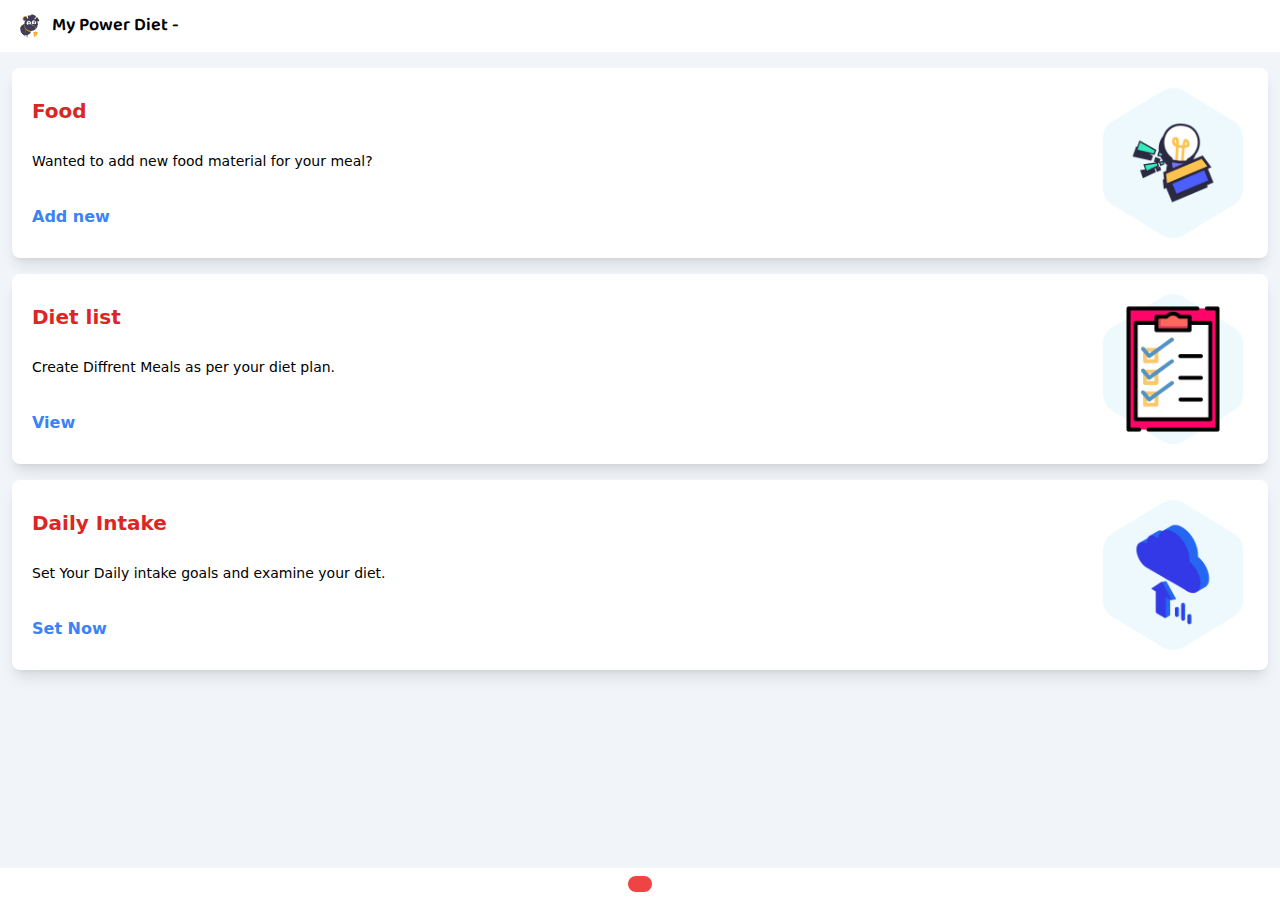
<file: index.html>
<!DOCTYPE html>
<html lang="en">
  <head>
    <meta charset="UTF-8" />
    <meta name="viewport" content="width=device-width, initial-scale=1.0" />
    <title>My Power Diet</title>
    <!-- TAILWIND CSS  -->
    <link rel="stylesheet" href="tailwind.css" />
    <!-- CUSTOM CSS  -->
    <link rel="stylesheet" href="customcss/all.css" />
    <!-- FAVICONS -->
    <link rel="icon" href="/favicon_io/favicon-32x32.png" type="image/png" />
    <link rel="shortcut icon" href="favicon.ico" />
    <!-- FONT AWESOME CDN  -->
    <link
      rel="stylesheet"
      href="https://cdnjs.cloudflare.com/ajax/libs/font-awesome/6.4.2/css/all.min.css"
      integrity="sha512-z3gLpd7yknf1YoNbCzqRKc4qyor8gaKU1qmn+CShxbuBusANI9QpRohGBreCFkKxLhei6S9CQXFEbbKuqLg0DA=="
      crossorigin="anonymous"
      referrerpolicy="no-referrer"
    />
  </head>
  <body class="bg-slate-100 unselectable">
    <!-- PRELOADER  -->
    <div id="preloader">
      <img src="./images/hasher-drinks-stickers.gif" alt="pre-loader" />
    </div>

    <!-- TOP NAVIGATION MENU STARTS  -->
    <header class="flex bg-white p-2 py-3 text-black items-center select-none">
      <div>
        <img
          src="./images//undraw_refreshing_beverage_td3r.svg"
          alt="Logo.png"
          id="logo"
          width="20px"
          height="20px"
          class="rounded-full border-slate-800 border-1 mx-3"
        />
      </div>
      <!-- change occur -->
      <div
        class="font-semibold text-lg baloobhai"
      >
        My Power Diet -
      </div>
    </header>
    <!-- TOP NAVIGATION MENU ENDS  -->

    <main class="mb-20">

      <!-- SECTION 1ST - ADD NEW FOOD ITEMS  -->
  
      <section class="rounded-lg shadow-lg bg-white my-4 mx-3 p-5">
        <div class="flex justify-between">
          <div class="flex justify-around flex-col pr-3">
            <h1 class="text-xl font-semibold text-red-600">Food</h1>
            <p class="pb-4 text-sm py-2">
              Wanted to add new food material for your meal?
            </p>
            <p>
              <a
                href="addMaterial.html"
                class="text-blue-500 font-semibold hover:underline hover:underline-offset-4"
                >Add new</a
              >
            </p>
          </div>
          <div>
            <img
              src="images/additem.png"
              alt="Add New Food Item (My Power Diet)"
              width="150px"
              height="150px"
            />
          </div>
        </div>
      </section>

      <!-- SECTION 2ST - ADD,EDIT AND DELETE DIET LIST ITEMS  -->

      <section class="rounded-lg shadow-lg bg-white my-4 mx-3 p-5">
        <div class="flex justify-between">
          <div class="flex justify-around flex-col pr-3">
            <h1 class="text-xl font-semibold text-red-600">Diet list</h1>
            <p class="pb-4 text-sm py-2 tooltip">
              Create Diffrent Meals as per your diet plan.
            </p>

            <p>
              <a
                href="./meal.html"
                title="New Diet Meal"
                class="text-blue-500 font-semibold hover:underline hover:underline-offset-4"
                >View</a
              >
            </p>
          </div>
          <div>
            <img
              src="images/itemlist.png"
              alt="Diet List - All Meals (My Power Diet)"
              width="150px"
              height="150px"
            />
          </div>
        </div>
      </section>

      <!-- SECTION 3RD - DAILY INTAKES - PROTEIN ,FAT, CARB AND CALORIES  -->

      <section class="rounded-lg shadow-lg bg-white my-4 mx-3 p-5">
        <div class="flex justify-between">
          <div class="flex justify-around flex-col pr-3">
            <h1 class="text-xl font-semibold text-red-600">Daily Intake</h1>
            <p class="pb-4 text-sm py-2">
              Set Your Daily intake goals and examine your diet.
            </p>
            <p>
              <a
                href="dailyintake.html"
                title="Set Your Daily Diet Intakes"
                class="text-blue-500 font-semibold hover:underline hover:underline-offset-4"
                >Set Now</a
              >
            </p>
          </div>
          <div>
            <img
              src="images/uploadfile.png"
              alt="Daily Intakes - protein ,fat ,carb,calories"
              width="150px"
              height="150px"
            />
          </div>
        </div>
      </section>
    </main>

    <!-- FOOTER NAVIGATION STARTS FROM HERE. -->
    <footer
      class="flex justify-evenly w-full bg-white items-center py-2 text-xl fixed bottom-0"
    >
      <div>
        <a href="#" class="text-black active:text-red-600" title="Home page"
          ><i class="fa-solid fa-house text-red-600"></i
        ></a>
      </div>
      <div>
        <a href="show_all_material.html" class="text-black active:text-red-600" title="All material page"
          ><i class="fa-solid fa-utensils hover:text-red-600"></i
        ></a>
      </div>
      <div class="rounded-full px-3 py-2 bg-red-500">
        <a href="addMaterial.html" class="border-3 border-blue-400" title="Add New Material"
          ><i class="fa-solid fa-plus fa-bounce text-white"></i
        ></a>
      </div>
      <div>
        <a href="result.html" class="text-black active:text-red-600" title="Result page"
          ><i class="fa-solid fa-upload hover:text-red-600"></i
        ></a>
      </div>
      <div>
        <a href="" class="text-black active:text-red-600" title="Need help page"
          ><i class="fa-solid fa-question hover:text-red-600"></i
        ></a>
      </div>
    </footer>
    <!-- FOOTER NAVIGATION ENDS HERE. -->


    <!-- SCRIPT FOR REMOVING PRELOADER  -->
    <script>
      window.onload = () => {
        document.getElementById("preloader").style.display = "none";
      };
    </script>

  </body>
</html>
</file>
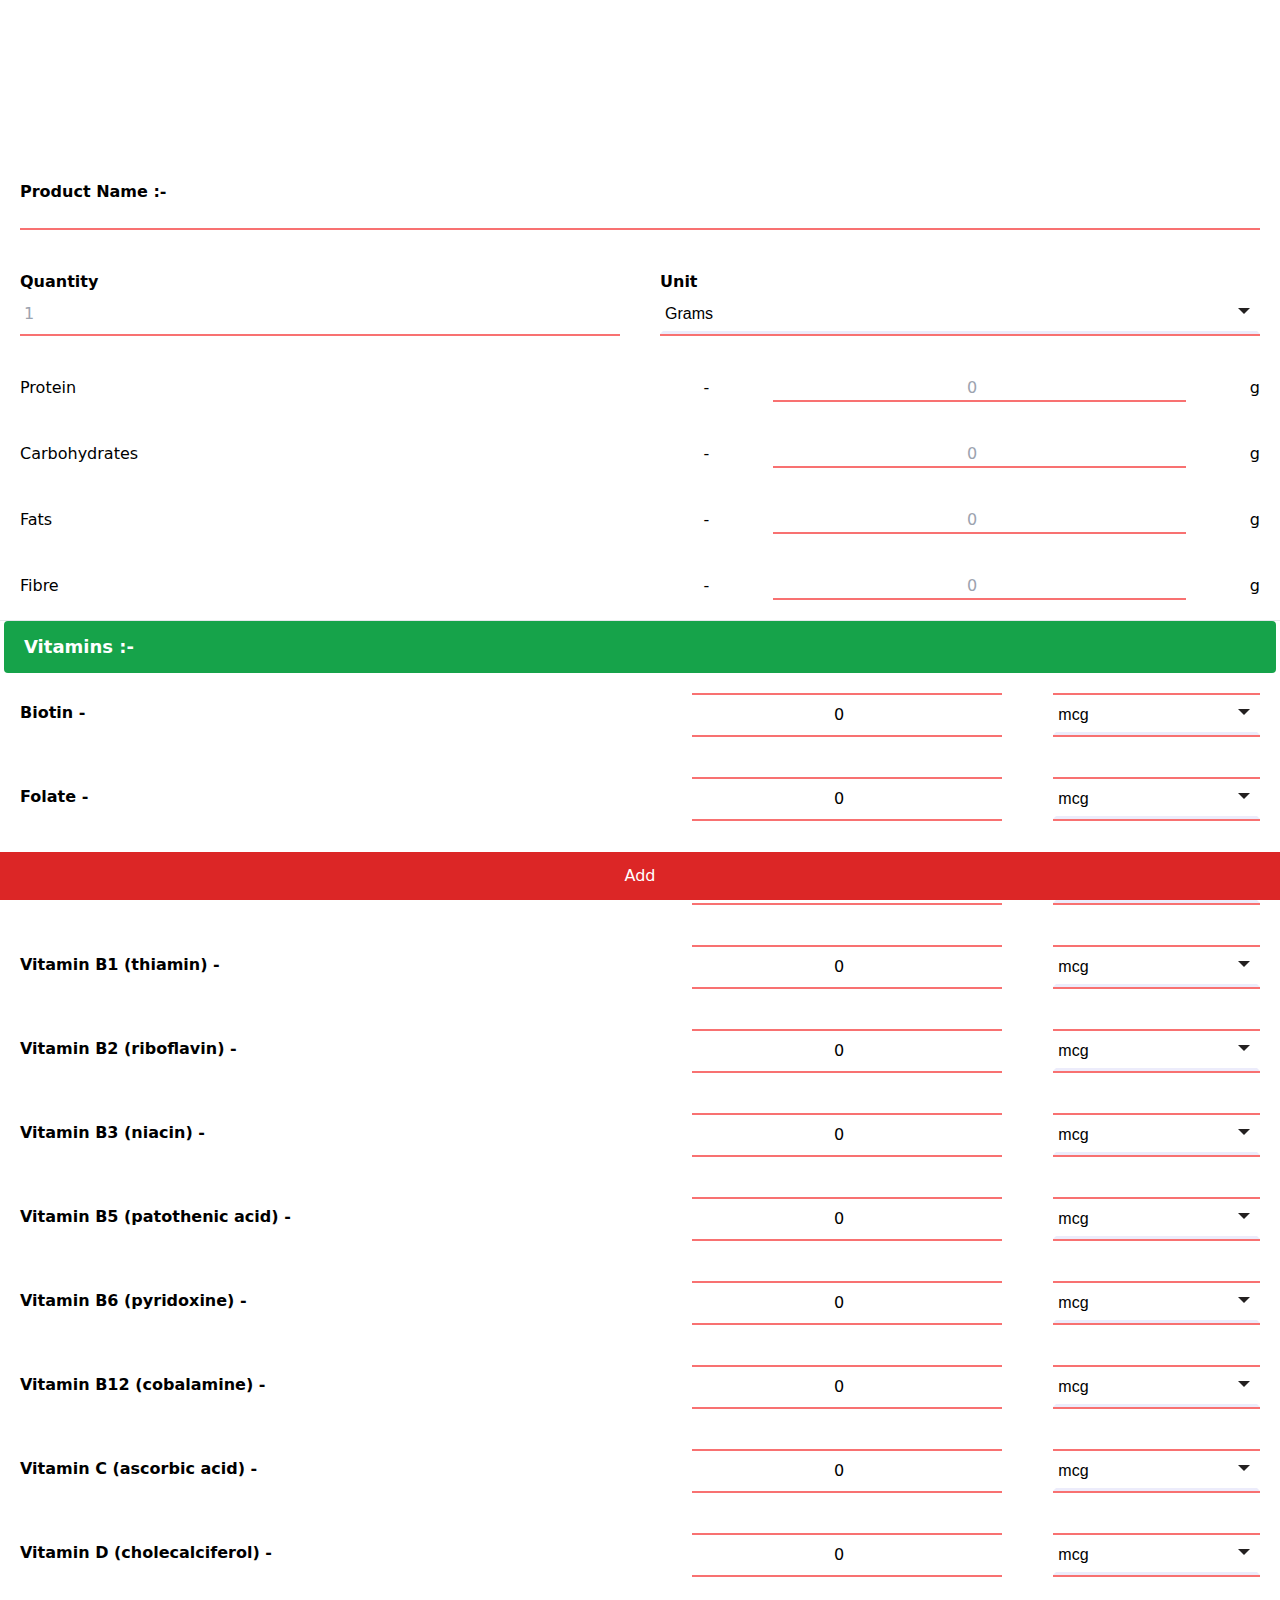
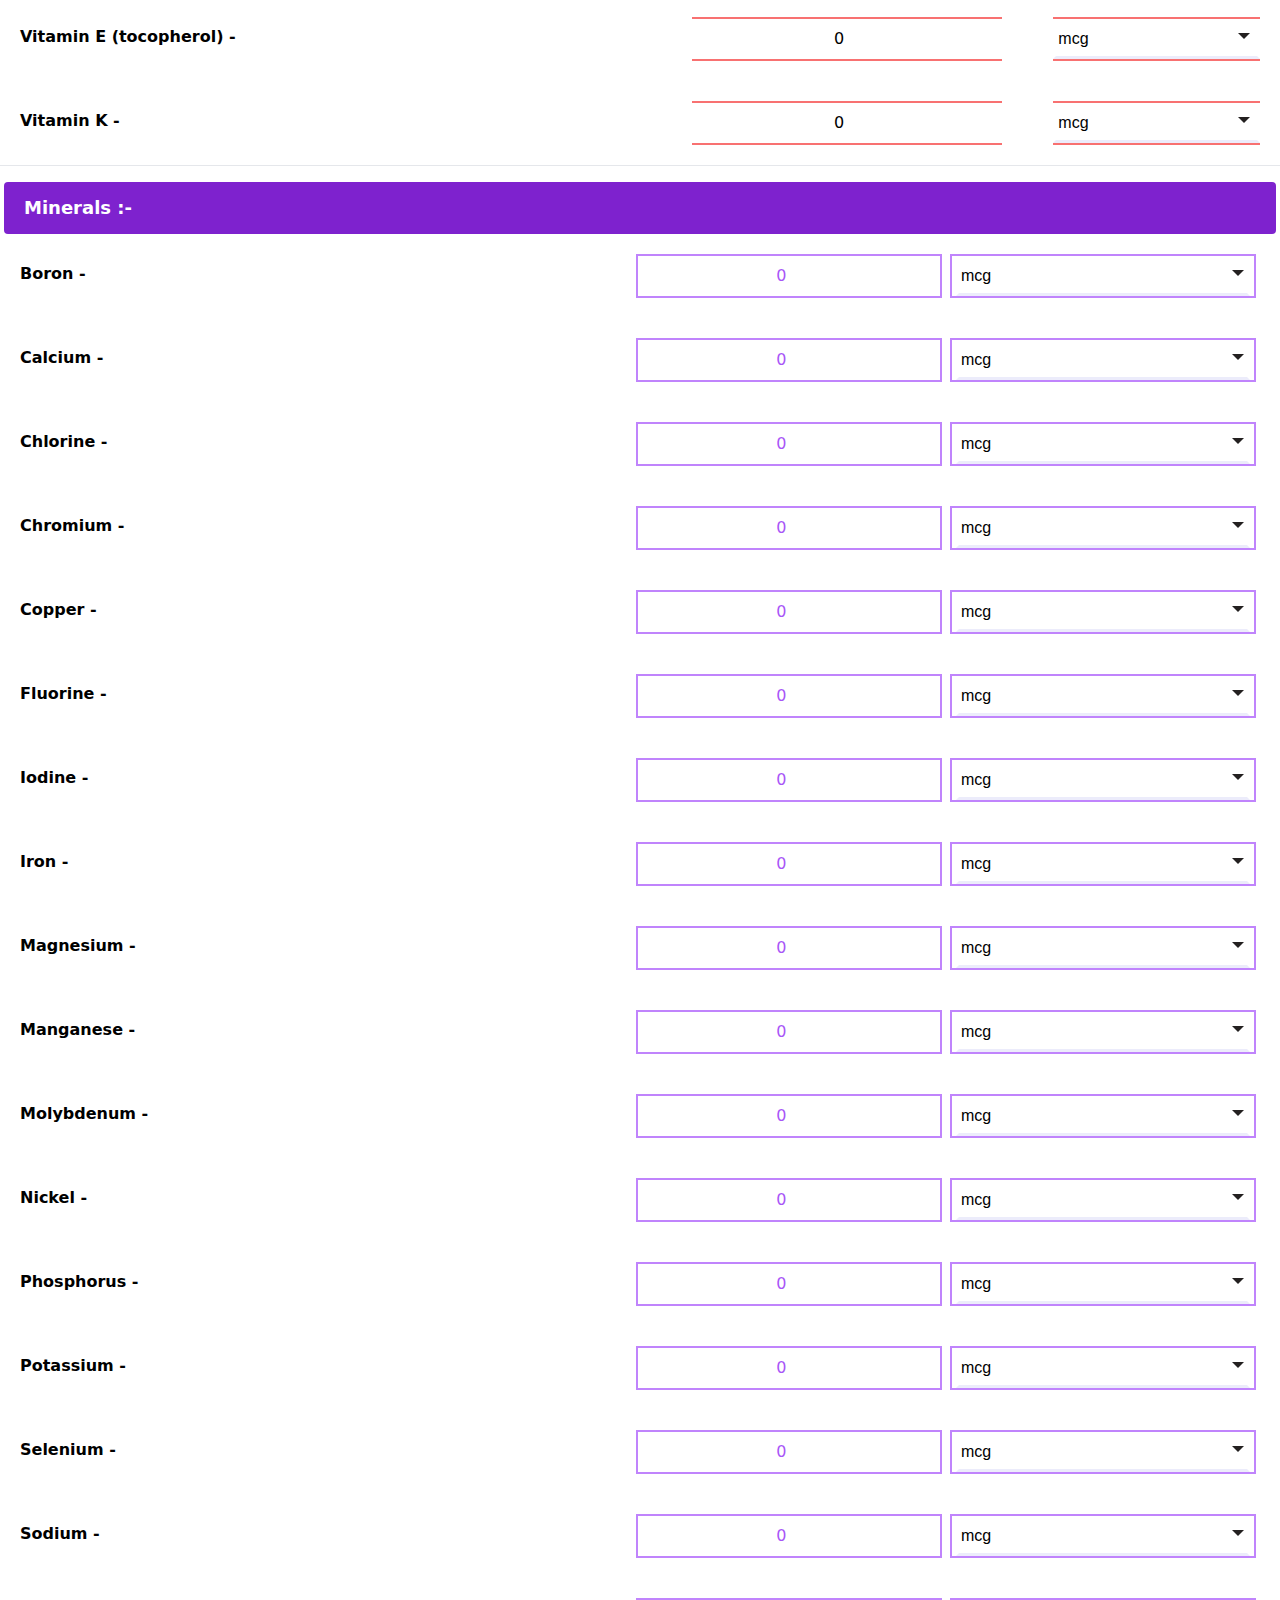
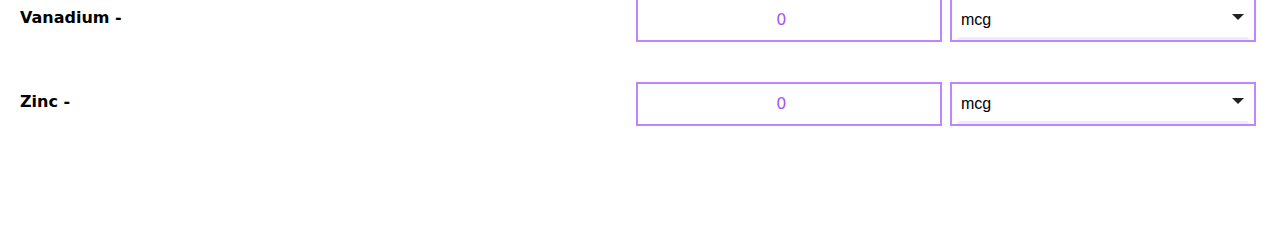
<file: addMaterial.html>
<!DOCTYPE html>
<html lang="en">
  <head>
    <meta charset="UTF-8" />
    <meta name="viewport" content="width=device-width, initial-scale=1.0" />
    <!-- TAILWIND -->
    <link rel="stylesheet" href="tailwind.css" />
    <!-- CUSTOM CSS  -->
    <link rel="stylesheet" href="customcss/all.css" />
    <link rel="stylesheet" href="customcss/dropdown.css" />
    <!-- FONT AWESOME CDN  -->
    <link
      rel="stylesheet"
      href="https://cdnjs.cloudflare.com/ajax/libs/font-awesome/6.4.2/css/all.min.css"
      integrity="sha512-z3gLpd7yknf1YoNbCzqRKc4qyor8gaKU1qmn+CShxbuBusANI9QpRohGBreCFkKxLhei6S9CQXFEbbKuqLg0DA=="
      crossorigin="anonymous"
      referrerpolicy="no-referrer"
    />
    <!-- FAVICONS  -->
    <link rel="icon" href="/favicon_io/favicon-32x32.png" type="image/png" />
    <link rel="shortcut icon" href="favicon.ico" />

    <title>Add Material</title>
  </head>

  <body id="showallmaterialbody" class="unselectable">
    <!-- PRELOADER  -->
    <div id="preloader">
      <img src="./images/hasher-drinks-stickers.gif" alt="preloader gif" />
    </div>

    <!-- FORM STARTS  -->
    <iframe
      name="dummyframe"
      id="dummyframe"
      class="hidden"
      title="dummyframe"
    ></iframe>
    <form
      action="?"
      method="post"
      onsubmit="submitform()"
      target="dummyframe"
      id="productform"
      class="mb-24"
    >
      <div
        style="
          background: url('https://simplehealthfacts.com/media/2021/07/44-healthy-foods-to-eat-that-you-should-include-in-your-diet.jpg')
            no-repeat;
          background-size: cover;
        "
        class="w-100 h-40 flex justify-center align-middle items-center bg-cover"
      >
        <i
          class="fa-solid fa-arrow-left absolute top-4 text-lg left-5 text-white"
          onclick="history.back()"
        ></i>
      </div>
      <div id="main_ingrediants" class="flex flex-col w-full p-5">
        <label for="Product_Name" class="font-bold">Product Name :-</label>
        <input
          type="text"
          name="Product_Name"
          id="Product_Name"
          required
          class="outline-none border-b-2 border-red-400 border-solid"
        />
      </div>
      <div class="flex">
        <div class="flex flex-col w-1/2 p-5">
          <label for="Product_Quantity" class="font-bold">Quantity</label>
          <input
            type="number"
            name="Product_Quantity"
            id="Product_Quantity"
            step="0.01"
            placeholder="1"
            required
            class="outline-none border-b-2 border-red-400 border-solid py-2 px-1"
          />
        </div>
        <div class="flex flex-col w-1/2 p-5">
          <label for="Product_Unit" class="font-bold">Unit</label>
          <div class="custom-select border-b-2 border-red-400 border-solid">
            <select name="Product_Unit" id="Product_Unit" required>
              <option value="Grams">Grams</option>
              <option value="Grams">Grams</option>
              <option value="PerPiece">Per Piece</option>
            </select>
          </div>
        </div>
      </div>

      <section>
        <div class="text-black flex justify-between p-5">
          <h1 class="font-medium w-6/12">Protein</h1>
          <p>-</p>
          <input
            type="number"
            name="Protein_Quantity"
            id="Protein_Quantity"
            step="0.01"
            placeholder="0"
            required
            class="outline-none border-b-2 border-red-400 border-solid w-1/3 px-1 text-center"
          />
          <p>g</p>
        </div>
        <div class="text-black flex justify-between p-5">
          <h1 class="font-medium w-6/12">Carbohydrates</h1>
          <p>-</p>
          <input
            type="number"
            name="Carb_Quantity"
            id="Carb_Quantity"
            placeholder="0"
            step="0.01"
            required
            class="outline-none border-b-2 border-red-400 border-solid w-1/3 px-1 text-center"
          />
          <p>g</p>
        </div>
        <div class="text-black flex justify-between p-5">
          <h1 class="font-medium w-6/12">Fats</h1>
          <p>-</p>
          <input
            type="number"
            name="Fat_Quantity"
            id="Fat_Quantity"
            step="0.01"
            placeholder="0"
            required
            class="outline-none border-b-2 border-red-400 border-solid w-1/3 px-1 text-center"
          />
          <p>g</p>
        </div>
        <div class="text-black flex justify-between p-5">
          <h1 class="font-medium w-6/12">Fibre</h1>
          <p>-</p>
          <input
            type="number"
            name="Fibre_Quantity"
            id="Fibre_Quantity"
            step="0.01"
            placeholder="0"
            required
            class="outline-none border-b-2 border-red-400 border-solid w-1/3 px-1 text-center"
          />
          <p>g</p>
        </div>
        <hr />
      </section>
      <section class="pb-4">
        <h1
          class="font-semibold px-5 py-3 rounded text-lg bg-green-600 text-white mx-1"
        >
          Vitamins :-
        </h1>

        <!-- Biotin -->

        <div class="flex justify-between w-full p-5" id="Biotin_vit">
          <h2 class="font-semibold relative top-2 w-6/12">Biotin -</h2>
          <input
            type="number"
            name="vit1"
            id="vit1"
            step="0.01"
            placeholder="0"
            value="0"
            class="outline-none border-y-2 border-red-400 border-solid w-3/12 text-center"
          />
          <div
            class="custom-select border-y-2 border-red-400 border-solid w-2/12"
          >
            <select name="vit1_unit" id="vit1_Unit" title="vitamins-units" required>
              <option value="µg">mcg</option>
              <option value="µg">mcg</option>
              <option value="mg">mg</option>
            </select>
          </div>
        </div>

        <!-- Folate -->

        <div class="flex justify-between w-full p-5" id="Folate_vit">
          <h2 class="font-semibold relative top-2 w-6/12">Folate -</h2>
          <input
            type="number"
            name="vit2"
            id="vit2"
            step="0.01"
            placeholder="0"
            value="0"
            class="outline-none border-y-2 border-red-400 border-solid w-3/12 text-center"
          />
          <div
            class="custom-select border-y-2 border-red-400 border-solid w-2/12"
          >
            <select name="vit2_unit" id="vit2_Unit" title="vitamin2 unit" required>
              <option value="µg">mcg</option>
              <option value="µg">mcg</option>
              <option value="mg">mg</option>
            </select>
          </div>
        </div>

        <!-- Vitamin A -->

        <div class="flex justify-between w-full p-5" id="VitaminA_vit">
          <h2 class="font-semibold relative top-2 w-6/12">Vitamin A -</h2>
          <input
            type="number"
            name="vit3"
            id="vit3"
            step="0.01"
            placeholder="0"
            value="0"
            class="outline-none border-y-2 border-red-400 border-solid w-3/12 text-center"
          />
          <div
            class="custom-select border-y-2 border-red-400 border-solid w-2/12"
          >
            <select name="vit3_unit" id="vit3_Unit" title="vitamin3 unit" required>
              <option value="µg">mcg</option>
              <option value="µg">mcg</option>
              <option value="mg">mg</option>
            </select>
          </div>
        </div>

        <!-- Vitamin B1 -->

        <div class="flex justify-between w-full p-5" id="VitaminB1_vit">
          <h2 class="font-semibold relative top-2 w-6/12">
            Vitamin B1 (thiamin) -
          </h2>
          <input
            type="number"
            name="vit4"
            id="vit4"
            step="0.01"
            placeholder="0"
            value="0"
            class="outline-none border-y-2 border-red-400 border-solid w-3/12 text-center"
          />
          <div
            class="custom-select border-y-2 border-red-400 border-solid w-2/12"
          >
            <select name="vit4_unit" id="vit4_Unit" title="vitamin4 unit" required>
              <option value="µg">mcg</option>
              <option value="µg">mcg</option>
              <option value="mg">mg</option>
            </select>
          </div>
        </div>

        <!-- Vitamin B2 -->

        <div class="flex justify-between w-full p-5" id="VitaminB2_vit">
          <h2 class="font-semibold relative top-2 w-6/12">
            Vitamin B2 (riboflavin) -
          </h2>
          <input
            type="number"
            name="vit5"
            id="vit5"
            step="0.01"
            placeholder="0"
            value="0"
            class="outline-none border-y-2 border-red-400 border-solid w-3/12 text-center"
          />
          <div
            class="custom-select border-y-2 border-red-400 border-solid w-2/12"
          >
            <select name="vit5_unit" id="vit5_Unit" title="vitamin5 unit" required>
              <option value="µg">mcg</option>
              <option value="µg">mcg</option>
              <option value="mg">mg</option>
            </select>
          </div>
        </div>

        <!-- Vitamin B3 -->

        <div class="flex justify-between w-full p-5" id="VitaminB3_vit">
          <h2 class="font-semibold relative top-2 w-6/12">
            Vitamin B3 (niacin) -
          </h2>
          <input
            type="number"
            name="vit6"
            id="vit6"
            step="0.01"
            placeholder="0"
            value="0"
            class="outline-none border-y-2 border-red-400 border-solid w-3/12 text-center"
          />
          <div
            class="custom-select border-y-2 border-red-400 border-solid w-2/12"
          >
            <select name="vit6_unit" id="vit6_Unit" title="vitamin6 unit" required>
              <option value="µg">mcg</option>
              <option value="µg">mcg</option>
              <option value="mg">mg</option>
            </select>
          </div>
        </div>

        <!-- Vitamin B5 -->

        <div class="flex justify-between w-full p-5" id="VitaminB5_vit">
          <h2 class="font-semibold relative top-2 w-6/12">
            Vitamin B5 (patothenic acid) -
          </h2>
          <input
            type="number"
            name="vit7"
            id="vit7"
            step="0.01"
            placeholder="0"
            value="0"
            class="outline-none border-y-2 border-red-400 border-solid w-3/12 text-center"
          />
          <div
            class="custom-select border-y-2 border-red-400 border-solid w-2/12"
          >
            <select name="vit7_unit" id="vit7_Unit" title="vitmain7 unit" required>
              <option value="µg">mcg</option>
              <option value="µg">mcg</option>
              <option value="mg">mg</option>
            </select>
          </div>
        </div>

        <!-- Vitamin B6 -->

        <div class="flex justify-between w-full p-5" id="VitaminB6_vit">
          <h2 class="font-semibold relative top-2 w-6/12">
            Vitamin B6 (pyridoxine) -
          </h2>
          <input
            type="number"
            name="vit8"
            id="vit8"
            step="0.01"
            placeholder="0"
            value="0"
            class="outline-none border-y-2 border-red-400 border-solid w-3/12 text-center"
          />
          <div
            class="custom-select border-y-2 border-red-400 border-solid w-2/12"
          >
            <select name="vit8_unit" id="vit8_Unit" title="vitamin8 unit" required>
              <option value="µg">mcg</option>
              <option value="µg">mcg</option>
              <option value="mg">mg</option>
            </select>
          </div>
        </div>

        <!-- Vitamin B12 -->

        <div class="flex justify-between w-full p-5" id="VitaminB12_vit">
          <h2 class="font-semibold relative top-2 w-6/12">
            Vitamin B12 (cobalamine) -
          </h2>
          <input
            type="number"
            name="vit9"
            id="vit9"
            step="0.01"
            placeholder="0"
            value="0"
            class="outline-none border-y-2 border-red-400 border-solid w-3/12 text-center"
          />
          <div
            class="custom-select border-y-2 border-red-400 border-solid w-2/12"
          >
            <select name="vit9_unit" id="vit9_Unit" title="vitamin9 unit" required>
              <option value="µg">mcg</option>
              <option value="µg">mcg</option>
              <option value="mg">mg</option>
            </select>
          </div>
        </div>

        <!-- Vitamin C -->

        <div class="flex justify-between w-full p-5" id="VitaminC_vit">
          <h2 class="font-semibold relative top-2 w-6/12">
            Vitamin C (ascorbic acid) -
          </h2>
          <input
            type="number"
            name="vit10"
            id="vit10"
            step="0.01"
            placeholder="0"
            value="0"
            class="outline-none border-y-2 border-red-400 border-solid w-3/12 text-center"
          />
          <div
            class="custom-select border-y-2 border-red-400 border-solid w-2/12"
          >
            <select name="vit10_unit" id="vit10_Unit" title="vitamin10 unit" required>
              <option value="µg">mcg</option>
              <option value="µg">mcg</option>
              <option value="mg">mg</option>
            </select>
          </div>
        </div>

        <!-- Vitamin D -->

        <div class="flex justify-between w-full p-5" id="VitaminD_vit">
          <h2 class="font-semibold relative top-2 w-6/12">
            Vitamin D (cholecalciferol) -
          </h2>
          <input
            type="number"
            name="vit11"
            id="vit11"
            step="0.01"
            placeholder="0"
            value="0"
            class="outline-none border-y-2 border-red-400 border-solid w-3/12 text-center"
          />
          <div
            class="custom-select border-y-2 border-red-400 border-solid w-2/12"
          >
            <select name="vit11_unit" id="vit11_Unit" title="vitamin11 unit" required>
              <option value="µg">mcg</option>
              <option value="µg">mcg</option>
              <option value="mg">mg</option>
            </select>
          </div>
        </div>

        <!-- Vitamin E -->

        <div class="flex justify-between w-full p-5" id="VitaminE_vit">
          <h2 class="font-semibold relative top-2 w-6/12">
            Vitamin E (tocopherol) -
          </h2>
          <input
            type="number"
            name="vit12"
            id="vit12"
            step="0.01"
            placeholder="0"
            value="0"
            class="outline-none border-y-2 border-red-400 border-solid w-3/12 text-center"
          />
          <div
            class="custom-select border-y-2 border-red-400 border-solid w-2/12"
          >
            <select name="vit12_unit" id="vit12_Unit" title="vitamin12 unit" required>
              <option value="µg">mcg</option>
              <option value="µg">mcg</option>
              <option value="mg">mg</option>
            </select>
          </div>
        </div>

        <!-- Vitamin K -->

        <div class="flex justify-between w-full p-5" id="VitaminK_vit">
          <h2 class="font-semibold relative top-2 w-6/12">Vitamin K -</h2>
          <input
            type="number"
            name="vit13"
            id="vit13"
            step="0.01"
            placeholder="0"
            value="0"
            class="outline-none border-y-2 border-red-400 border-solid w-3/12 text-center"
          />
          <div
            class="custom-select border-y-2 border-red-400 border-solid w-2/12"
          >
            <select name="vit13_unit" id="vit13_Unit" title="vitamin13 unit" required>
              <option value="µg">mcg</option>
              <option value="µg">mcg</option>
              <option value="mg">mg</option>
            </select>
          </div>
        </div>

        <hr />
      </section>
      <section>
        <h1
          class="font-semibold px-5 py-3 rounded text-lg bg-purple-700 text-white mx-1"
        >
          Minerals :-
        </h1>

        <!-- Boron Mineral  -->

        <div class="flex justify-between w-full p-5" id="Boron_min">
          <h2 class="font-semibold relative top-2 w-6/12">Boron -</h2>
          <input
            type="number"
            name="min1"
            id="min1"
            step="0.01"
            placeholder="0"
            value="0"
            class="outline-none border-2 border-purple-400 border-solid w-3/12 text-center mx-1 text-purple-500"
          />
          <div
            class="custom-select border-2 border-purple-400 border-solid w-3/12 mx-1 px-1"
          >
            <select name="min1_unit" id="min1_Unit" title="mineral1 unit" required>
              <option value="µg">mcg</option>
              <option value="µg">mcg</option>
              <option value="mg">mg</option>
            </select>
          </div>
        </div>

        <!-- Calcium Mineral  -->

        <div class="flex justify-between w-full p-5" id="Calcium_min">
          <h2 class="font-semibold relative top-2 w-6/12">Calcium -</h2>
          <input
            type="number"
            name="min2"
            id="min2"
            step="0.01"
            placeholder="0"
            value="0"
            class="outline-none border-2 border-purple-400 border-solid w-3/12 text-center mx-1 text-purple-500"
          />
          <div
            class="custom-select border-2 border-purple-400 border-solid w-3/12 mx-1 px-1"
          >
            <select name="min2_unit" id="min2_Unit" title="mineral2 unit" required>
              <option value="µg">mcg</option>
              <option value="µg">mcg</option>
              <option value="mg">mg</option>
            </select>
          </div>
        </div>

        <!-- Chlorine Mineral  -->

        <div class="flex justify-between w-full p-5" id="Chlorine_min">
          <h2 class="font-semibold relative top-2 w-6/12">Chlorine -</h2>
          <input
            type="number"
            name="min3"
            id="min3"
            step="0.01"
            placeholder="0"
            value="0"
            class="outline-none border-2 border-purple-400 border-solid w-3/12 text-center mx-1 text-purple-500"
          />
          <div
            class="custom-select border-2 border-purple-400 border-solid w-3/12 mx-1 px-1"
          >
            <select name="min3_unit" id="min3_Unit" title="mineral3 unit" required>
              <option value="µg">mcg</option>
              <option value="µg">mcg</option>
              <option value="mg">mg</option>
            </select>
          </div>
        </div>

        <!-- Chromium Mineral  -->

        <div class="flex justify-between w-full p-5" id="Chromium_min">
          <h2 class="font-semibold relative top-2 w-6/12">Chromium -</h2>
          <input
            type="number"
            name="min4"
            id="min4"
            step="0.01"
            placeholder="0"
            value="0"
            class="outline-none border-2 border-purple-400 border-solid w-3/12 text-center mx-1 text-purple-500"
          />
          <div
            class="custom-select border-2 border-purple-400 border-solid w-3/12 mx-1 px-1"
          >
            <select name="min4_unit" id="min4_Unit" title="mineral4 unit" required>
              <option value="µg">mcg</option>
              <option value="µg">mcg</option>
              <option value="mg">mg</option>
            </select>
          </div>
        </div>

        <!-- Copper Mineral  -->

        <div class="flex justify-between w-full p-5" id="Copper_min">
          <h2 class="font-semibold relative top-2 w-6/12">Copper -</h2>
          <input
            type="number"
            name="min5"
            id="min5"
            step="0.01"
            placeholder="0"
            value="0"
            class="outline-none border-2 border-purple-400 border-solid w-3/12 text-center mx-1 text-purple-500"
          />
          <div
            class="custom-select border-2 border-purple-400 border-solid w-3/12 mx-1 px-1"
          >
            <select name="min5_unit" id="min5_Unit" title="mineral5 unit" required>
              <option value="µg">mcg</option>
              <option value="µg">mcg</option>
              <option value="mg">mg</option>
            </select>
          </div>
        </div>

        <!-- Fluorine Mineral  -->

        <div class="flex justify-between w-full p-5" id="Fluorine_min">
          <h2 class="font-semibold relative top-2 w-6/12">Fluorine -</h2>
          <input
            type="number"
            name="min6"
            id="min6"
            step="0.01"
            placeholder="0"
            value="0"
            class="outline-none border-2 border-purple-400 border-solid w-3/12 text-center mx-1 text-purple-500"
          />
          <div
            class="custom-select border-2 border-purple-400 border-solid w-3/12 mx-1 px-1"
          >
            <select name="min6_unit" id="min6_Unit" title="mineral6 unit" required>
              <option value="µg">mcg</option>
              <option value="µg">mcg</option>
              <option value="mg">mg</option>
            </select>
          </div>
        </div>

        <!-- Iodine Mineral  -->

        <div class="flex justify-between w-full p-5" id="Iodine_min">
          <h2 class="font-semibold relative top-2 w-6/12">Iodine -</h2>
          <input
            type="number"
            name="min7"
            id="min7"
            step="0.01"
            placeholder="0"
            value="0"
            class="outline-none border-2 border-purple-400 border-solid w-3/12 text-center mx-1 text-purple-500"
          />
          <div
            class="custom-select border-2 border-purple-400 border-solid w-3/12 mx-1 px-1"
          >
            <select name="min7_unit" id="min7_Unit" title="mineral7 unit" required>
              <option value="µg">mcg</option>
              <option value="µg">mcg</option>
              <option value="mg">mg</option>
            </select>
          </div>
        </div>

        <!-- Iron Mineral  -->

        <div class="flex justify-between w-full p-5" id="Iron_min">
          <h2 class="font-semibold relative top-2 w-6/12">Iron -</h2>
          <input
            type="number"
            name="min8"
            id="min8"
            step="0.01"
            placeholder="0"
            value="0"
            class="outline-none border-2 border-purple-400 border-solid w-3/12 text-center mx-1 text-purple-500"
          />
          <div
            class="custom-select border-2 border-purple-400 border-solid w-3/12 mx-1 px-1"
          >
            <select name="min8_unit" id="min8_Unit" title="mineral8 unit" required>
              <option value="µg">mcg</option>
              <option value="µg">mcg</option>
              <option value="mg">mg</option>
            </select>
          </div>
        </div>

        <!-- Magnesium Mineral  -->

        <div class="flex justify-between w-full p-5" id="Magnesium_min">
          <h2 class="font-semibold relative top-2 w-6/12">Magnesium -</h2>
          <input
            type="number"
            name="min9"
            id="min9"
            step="0.01"
            placeholder="0"
            value="0"
            class="outline-none border-2 border-purple-400 border-solid w-3/12 text-center mx-1 text-purple-500"
          />
          <div
            class="custom-select border-2 border-purple-400 border-solid w-3/12 mx-1 px-1"
          >
            <select name="min9_unit" id="min9_Unit" title="mineral9 unit" required>
              <option value="µg">mcg</option>
              <option value="µg">mcg</option>
              <option value="mg">mg</option>
            </select>
          </div>
        </div>

        <!-- Manganese Mineral  -->

        <div class="flex justify-between w-full p-5" id="Manganese_min">
          <h2 class="font-semibold relative top-2 w-6/12">Manganese -</h2>
          <input
            type="number"
            name="min10"
            id="min10"
            step="0.01"
            placeholder="0"
            value="0"
            class="outline-none border-2 border-purple-400 border-solid w-3/12 text-center mx-1 text-purple-500"
          />
          <div
            class="custom-select border-2 border-purple-400 border-solid w-3/12 mx-1 px-1"
          >
            <select name="min10_unit" id="min10_Unit" title="mineral10 unit" required>
              <option value="µg">mcg</option>
              <option value="µg">mcg</option>
              <option value="mg">mg</option>
            </select>
          </div>
        </div>

        <!-- Molybdenum Mineral  -->

        <div class="flex justify-between w-full p-5" id="Molybdenum_min">
          <h2 class="font-semibold relative top-2 w-6/12">Molybdenum -</h2>
          <input
            type="number"
            name="min11"
            id="min11"
            step="0.01"
            placeholder="0"
            value="0"
            class="outline-none border-2 border-purple-400 border-solid w-3/12 text-center mx-1 text-purple-500"
          />
          <div
            class="custom-select border-2 border-purple-400 border-solid w-3/12 mx-1 px-1"
          >
            <select name="min11_unit" id="min11_Unit" title="mineral11 unit" required>
              <option value="µg">mcg</option>
              <option value="µg">mcg</option>
              <option value="mg">mg</option>
            </select>
          </div>
        </div>

        <!-- Nickel Mineral  -->

        <div class="flex justify-between w-full p-5" id="Nickel_min">
          <h2 class="font-semibold relative top-2 w-6/12">Nickel -</h2>
          <input
            type="number"
            name="min12"
            id="min12"
            step="0.01"
            placeholder="0"
            value="0"
            class="outline-none border-2 border-purple-400 border-solid w-3/12 text-center mx-1 text-purple-500"
          />
          <div
            class="custom-select border-2 border-purple-400 border-solid w-3/12 mx-1 px-1"
          >
            <select name="min12_unit" id="min12_Unit" title="mineral12 unit" required>
              <option value="µg">mcg</option>
              <option value="µg">mcg</option>
              <option value="mg">mg</option>
            </select>
          </div>
        </div>

        <!-- Phosphorus Mineral  -->

        <div class="flex justify-between w-full p-5" id="Phosphorus_min">
          <h2 class="font-semibold relative top-2 w-6/12">Phosphorus -</h2>
          <input
            type="number"
            name="min13"
            id="min13"
            step="0.01"
            placeholder="0"
            value="0"
            class="outline-none border-2 border-purple-400 border-solid w-3/12 text-center mx-1 text-purple-500"
          />
          <div
            class="custom-select border-2 border-purple-400 border-solid w-3/12 mx-1 px-1"
          >
            <select name="min13_unit" id="min13_Unit" title="mineral13 unit" required>
              <option value="µg">mcg</option>
              <option value="µg">mcg</option>
              <option value="mg">mg</option>
            </select>
          </div>
        </div>

        <!-- Potassium Mineral  -->

        <div class="flex justify-between w-full p-5" id="Potassium_min">
          <h2 class="font-semibold relative top-2 w-6/12">Potassium -</h2>
          <input
            type="number"
            name="min14"
            id="min14"
            step="0.01"
            placeholder="0"
            value="0"
            class="outline-none border-2 border-purple-400 border-solid w-3/12 text-center mx-1 text-purple-500"
          />
          <div
            class="custom-select border-2 border-purple-400 border-solid w-3/12 mx-1 px-1"
          >
            <select name="min14_unit" id="min14_Unit" title="mineral 14 unit" required>
              <option value="µg">mcg</option>
              <option value="µg">mcg</option>
              <option value="mg">mg</option>
            </select>
          </div>
        </div>

        <!-- Selenium Mineral  -->

        <div class="flex justify-between w-full p-5" id="Selenium_min">
          <h2 class="font-semibold relative top-2 w-6/12">Selenium -</h2>
          <input
            type="number"
            name="min15"
            id="min15"
            step="0.01"
            placeholder="0"
            value="0"
            class="outline-none border-2 border-purple-400 border-solid w-3/12 text-center mx-1 text-purple-500"
          />
          <div
            class="custom-select border-2 border-purple-400 border-solid w-3/12 mx-1 px-1"
          >
            <select name="min15_unit" id="min15_Unit" title="mineral 15 unit" required>
              <option value="µg">mcg</option>
              <option value="µg">mcg</option>
              <option value="mg">mg</option>
            </select>
          </div>
        </div>

        <!-- Sodium Mineral  -->

        <div class="flex justify-between w-full p-5" id="Sodium_min">
          <h2 class="font-semibold relative top-2 w-6/12">Sodium -</h2>
          <input
            type="number"
            name="min16"
            id="min16"
            step="0.01"
            placeholder="0"
            value="0"
            class="outline-none border-2 border-purple-400 border-solid w-3/12 text-center mx-1 text-purple-500"
          />
          <div
            class="custom-select border-2 border-purple-400 border-solid w-3/12 mx-1 px-1"
          >
            <select name="min16_unit" id="min16_Unit" title="mineral 16 unit" required>
              <option value="µg">mcg</option>
              <option value="µg">mcg</option>
              <option value="mg">mg</option>
            </select>
          </div>
        </div>

        <!-- Vanadium Mineral  -->

        <div class="flex justify-between w-full p-5" id="Vanadium_min">
          <h2 class="font-semibold relative top-2 w-6/12">Vanadium -</h2>
          <input
            type="number"
            name="min17"
            id="min17"
            step="0.01"
            placeholder="0"
            value="0"
            class="outline-none border-2 border-purple-400 border-solid w-3/12 text-center mx-1 text-purple-500"
          />
          <div
            class="custom-select border-2 border-purple-400 border-solid w-3/12 mx-1 px-1"
          >
            <select name="min17_unit" id="min17_Unit" title="mineral 17 unit" required>
              <option value="µg">mcg</option>
              <option value="µg">mcg</option>
              <option value="mg">mg</option>
            </select>
          </div>
        </div>

        <!-- Zinc Mineral  -->

        <div class="flex justify-between w-full p-5" id="Zinc_min">
          <h2 class="font-semibold relative top-2 w-6/12">Zinc -</h2>
          <input
            type="number"
            name="min18"
            id="min18"
            step="0.01"
            placeholder="0"
            value="0"
            class="outline-none border-2 border-purple-400 border-solid w-3/12 text-center mx-1 text-purple-500"
          />
          <div
            class="custom-select border-2 border-purple-400 border-solid w-3/12 mx-1 px-1"
          >
            <select name="min18_unit" id="min18_Unit" title="mineral18 unit" required>
              <option value="µg">mcg</option>
              <option value="µg">mcg</option>
              <option value="mg">mg</option>
            </select>
          </div>
        </div>
      </section>

      <!-- SUBMIT FORM BUTTON (ADD)  -->
      <div>
        <button
          type="submit"
          id="addnewbtn"
          class="w-full fixed bottom-0 py-3 bg-red-600 flex justify-center align-middle items-center text-white"
        >
          <i class="fa-solid fa-plus text-white"></i> Add
        </button>
      </div>
    </form>
    <!-- PRELOADER SCRIPT -->
    <script>
      window.onload = () => {
        document.getElementById("preloader").style.display = "none";
      };
    </script>
  </body>
  <script src="js/formsubmit.js"></script>
  <script src="js/design.js"></script>
</html>
</file>
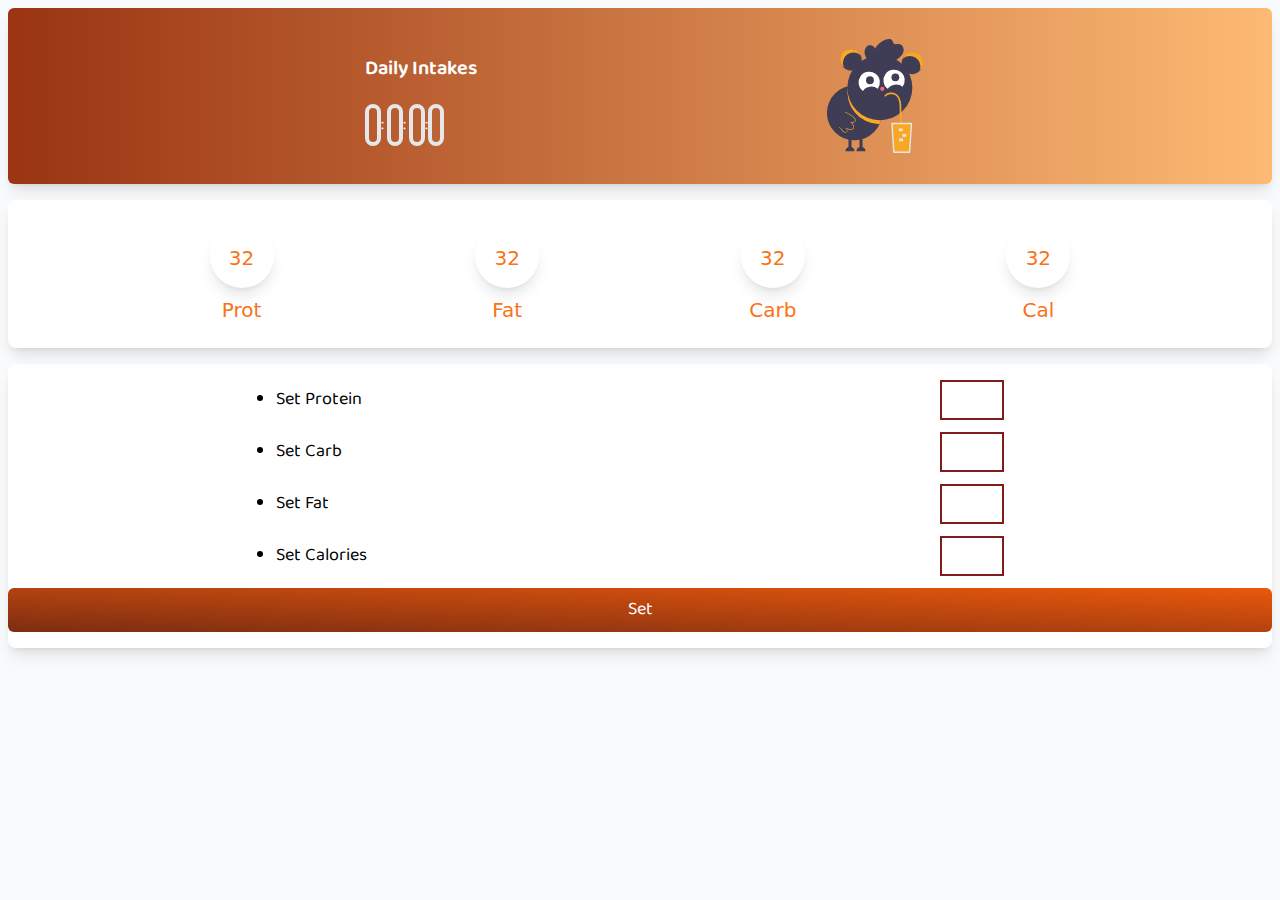
<file: dailyintake.html>
<!DOCTYPE html>
<html lang="en">
  <head>
    <meta charset="UTF-8" />
    <meta name="viewport" content="width=device-width, initial-scale=1.0" />
    <!-- TAILWIND CSS  -->
    <link rel="stylesheet" href="tailwind.css" />
    <!-- CUSTOM CSS  -->
    <link rel="stylesheet" href="customcss/all.css" />
    <!-- FONT AWESOME CDN  -->
    <link
    rel="stylesheet"
    href="https://cdnjs.cloudflare.com/ajax/libs/font-awesome/6.4.2/css/all.min.css"
    integrity="sha512-z3gLpd7yknf1YoNbCzqRKc4qyor8gaKU1qmn+CShxbuBusANI9QpRohGBreCFkKxLhei6S9CQXFEbbKuqLg0DA=="
    crossorigin="anonymous"
    referrerpolicy="no-referrer"
    />
    <!-- FAVICONS  -->
    <link rel="icon" href="/favicon_io/favicon-32x32.png" type="image/png" />
    <link rel="shortcut icon" href="favicon.ico" />

    <title>Daily Intake</title>
  </head>
  <body class="bg-slate-50 unselectable">
    
    <!-- PRELOADER  -->
    <div id="preloader">
      <img src="./images/hasher-drinks-stickers.gif" alt="" >  
    </div>
    <!-- TOP INTRO SECTION STARTS  -->
    <section
      class="flex h-44 justify-evenly items-center relative bg-gradient-to-l from-orange-300 to-orange-800 shadow-lg m-2 rounded-md text-white ps-2 z-0 baloobhai"
    >
    <!-- BACK BUTTON  -->
      <i
        class="fa-solid fa-arrow-left absolute top-4 text-lg left-5 text-white"
        onclick="history.back()"
      ></i>
      <!-- HEADING AND CURRENT TIME STATUS  -->
      <div class="flex justify-evenly py-4 h-full flex-col">
        <h1 class="text-xl font-semibold">Daily Intakes</h1>
        <span class="text-md">
          <span id="showhour" class="border-4 rounded-lg p-1"></span> :
          <span id="showmin" class="border-4 rounded-lg p-1"></span> :
          <span id="showsec" class="border-4 rounded-lg p-1"></span> :
          <span id="showtimezone" class="border-4 rounded-lg p-1"></span>
        </span>
      </div>
      <img
        src="./images/undraw_refreshing_beverage_td3r.svg"
        alt=""
        class="w-24"
      />
    </section>
    <!-- TOP INTRO SECTION ENDS  -->

    <!-- DISPLAY USER INPUTS DATA SECTION START  -->
    <section
      class="flex justify-evenly bg-white shadow-lg z-50 relative rounded-lg my-4 mx-2 py-6 text-orange-500"
    >
      <div class="flex flex-col w-16 text-center space-y-2 text-xl">
        <div id="pro" class="rounded-full shadow-lg h-16 text-center pt-5 w-16">
          32
        </div>
        <div class="">Prot</div>
      </div>
      <div class="flex flex-col w-16 text-center space-y-2 text-xl">
        <div id="fat" class="rounded-full shadow-lg h-16 text-center pt-5 w-16">
          32
        </div>
        <div class="">Fat</div>
      </div>
      <div class="flex flex-col w-16 text-center space-y-2 text-xl">
        <div
          id="carb"
          class="rounded-full shadow-lg h-16 text-center pt-5 w-16"
        >
          32
        </div>
        <div class="">Carb</div>
      </div>
      <div class="flex flex-col w-16 text-center space-y-2 text-xl">
        <div id="cal" class="rounded-full shadow-lg h-16 text-center pt-5 w-16">
          32
        </div>
        <div class="">Cal</div>
      </div>
    </section>
    <!-- DISPLAY USER INPUTS DATA SECTION ENDS  -->

    <!-- SET , EDIT DAILY INTAKES FORM START  -->
    <section
      class="mx-2 rounded-lg shadow-lg bg-white text-lg py-4 space-y-3 baloobhai"
    >
      <div class="flex justify-around items-center">
        <label for="setdailyintakeprotein" class="w-32"
          ><li>Set Protein</li></label
        >
        <input
          type="number"
          id="setdailyintakeprotein"
          class="outline-none border-2 h-10 w-16 border-red-900 border-solid py-1 text-center"
        />
      </div>
      <div class="flex justify-around items-center">
        <label for="setdailyintakecarb" class="w-32"><li>Set Carb</li></label>
        <input
          type="number"
          id="setdailyintakecarb"
          class="outline-none border-2 h-10 w-16 border-red-900 border-solid py-1 text-center"
        />
      </div>
      <div class="flex justify-around items-center">
        <label for="setdailyintakefat" class="w-32"><li>Set Fat</li></label>
        <input
          type="number"
          id="setdailyintakefat"
          class="outline-none border-2 h-10 w-16 border-red-900 border-solid py-1 text-center"
        />
      </div>
      <div class="flex justify-around items-center">
        <label for="setdailyintakecalories" class="w-32"
          ><li>Set Calories</li></label
        >
        <input
          type="number"
          id="setdailyintakecalories"
          class="outline-none border-2 h-10 w-16 border-red-900 border-solid py-1 text-center"
        />
      </div>
      <button
        onclick="setdailyprotein()"
        class="text-white bg-gradient-to-tr from-orange-900 to-orange-600 px-4 py-2 rounded-md mt-7 w-full"
      >
        Set
      </button>
    </section>
    <!-- SET , EDIT DAILY INTAKES FORM ENDS  -->

  </body>

  <script src="js/dailyintake.js"></script>
</html>
</file>
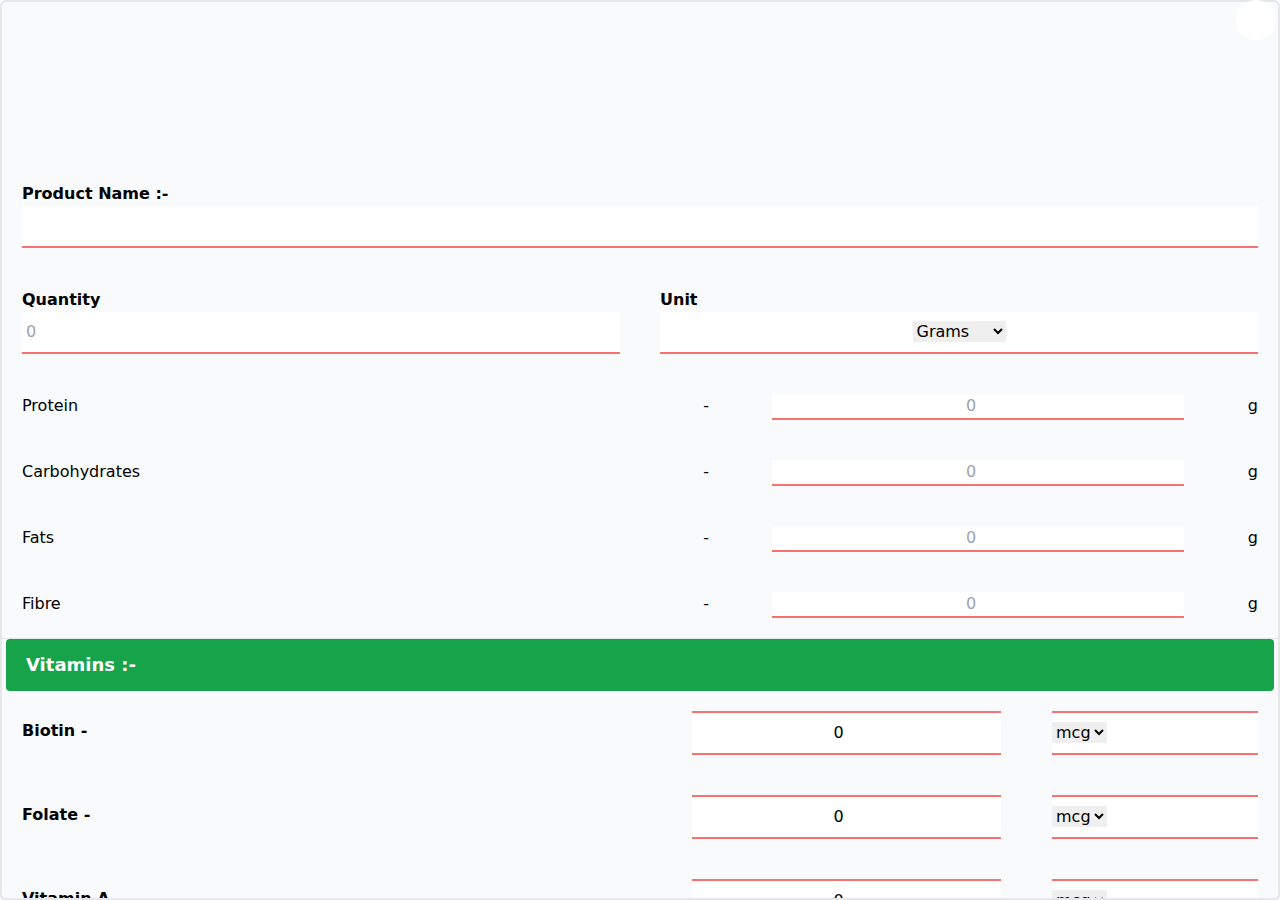
<file: material.html>
<!DOCTYPE html>
<html lang="en">
  <head>
    <meta charset="UTF-8" />
    <meta name="viewport" content="width=device-width, initial-scale=1.0" />
    <!-- TAILWIND  -->
    <link rel="stylesheet" href="tailwind.css" />
    <!-- CUSTOM CSS  -->
    <link rel="stylesheet" href="customcss/all.css" />
    <!-- FONT AWESOME  -->
    <link
    rel="stylesheet"
    href="https://cdnjs.cloudflare.com/ajax/libs/font-awesome/6.4.2/css/all.min.css"
    integrity="sha512-z3gLpd7yknf1YoNbCzqRKc4qyor8gaKU1qmn+CShxbuBusANI9QpRohGBreCFkKxLhei6S9CQXFEbbKuqLg0DA=="
    crossorigin="anonymous"
    referrerpolicy="no-referrer"
    />
    <!-- FAVICONS  -->
    <link rel="icon" href="/favicon_io/favicon-32x32.png" type="image/png" />
    <link rel="shortcut icon" href="favicon.ico" />

    <title>Material</title>
  </head>
  <body class="unselectable">
    
    <!-- PRELOADER  -->
    <div id="preloader">
      <img src="./images/hasher-drinks-stickers.gif" alt="preloader gif" >  
    </div>

    <div
      id="editboxhere"
      class="absolute overflow-auto inset-0 border-2 shadow-lg rounded-md bg-white box-border"
    >
      <div
        class="bg-white w-10 h-10 font-bold fixed top-0 right-1 rounded-full text-2xl text-center pt-1"
      >
        <a onclick="closeform()"
          ><i class="fa-regular fa-circle-xmark" style="color: #ff0505"></i
        ></a>
      </div>

      <iframe name="dummyframe" id="dummyframe" class="hidden" title="dummyframe"></iframe>
      <form
        action="?"
        method="post"
        onsubmit="submiteditedform()"
        target="dummyframe"
        id="productform"
        class="bg-slate-50"
      >
        <div
          style="
            background: url('https://simplehealthfacts.com/media/2021/07/44-healthy-foods-to-eat-that-you-should-include-in-your-diet.jpg')
              no-repeat;
            background-size: cover;
          "
          class="w-100 h-40 flex justify-center align-middle items-center bg-cover"
        ></div>
        <div id="main_ingrediants" class="flex flex-col w-full p-5">
          <label for="Product_Name" class="font-bold">Product Name :-</label>
          <input
            type="text"
            name="Product_Name"
            id="Product_Name"
            required
            class="outline-none border-b-2 border-red-400 border-solid py-2 ps-2"
          />
        </div>
        <div class="flex" id="main_ingrediants">
          <div class="flex flex-col w-1/2 p-5">
            <label for="Product_Quantity" class="font-bold">Quantity</label>
            <input
              type="number"
              name="Product_Quantity"
              id="Product_Quantity"
              step="0.01"
              required
              placeholder="0"
              class="outline-none border-b-2 border-red-400 border-solid py-2 px-1"
            />
          </div>
          <div class="flex flex-col w-1/2 p-5">
            <label for="Product_Unit" class="font-bold">Unit</label>
            <div
              class="custom-select border-b-2 border-red-400 border-solid py-2 bg-white text-center"
            >
              <select
                name="Product_Unit"
                id="Product_Unit"
                required
                class="outline-none"
              >
                <option value="Grams">Grams</option>
                <option value="Grams">Grams</option>
                <option value="PerPiece">Per Piece</option>
              </select>
            </div>
          </div>
        </div>

        <section>
          <div class="text-black flex justify-between p-5">
            <h1 class="font-medium w-6/12">Protein</h1>
            <p>-</p>
            <input
              type="number"
              name="Protein_Quantity"
              id="Protein_Quantity"
              step="0.01"
              required
              placeholder="0"
              class="outline-none border-b-2 border-red-400 border-solid w-1/3 px-1 text-center"
            />
            <p>g</p>
          </div>
          <div class="text-black flex justify-between p-5">
            <h1 class="font-medium w-6/12">Carbohydrates</h1>
            <p>-</p>
            <input
              type="number"
              name="Carb_Quantity"
              id="Carb_Quantity"
              step="0.01"
              required
              placeholder="0"
              class="outline-none border-b-2 border-red-400 border-solid w-1/3 px-1 text-center"
            />
            <p>g</p>
          </div>
          <div class="text-black flex justify-between p-5">
            <h1 class="font-medium w-6/12">Fats</h1>
            <p>-</p>
            <input
              type="number"
              name="Fat_Quantity"
              id="Fat_Quantity"
              step="0.01"
              required
              placeholder="0"
              class="outline-none border-b-2 border-red-400 border-solid w-1/3 px-1 text-center"
            />
            <p>g</p>
          </div>
          <div class="text-black flex justify-between p-5">
            <h1 class="font-medium w-6/12">Fibre</h1>
            <p>-</p>
            <input
              type="number"
              name="Fibre_Quantity"
              id="Fibre_Quantity"
              step="0.01"
              required
              placeholder="0"
              class="outline-none border-b-2 border-red-400 border-solid w-1/3 px-1 text-center"
            />
            <p>g</p>
          </div>
          <hr />
        </section>
        <section class="pb-4">
          <h1
            class="font-semibold px-5 py-3 rounded text-lg bg-green-600 text-white mx-1"
          >
            Vitamins :-
          </h1>

          <!-- Biotin -->

          <div class="flex justify-between w-full p-5" id="Biotin_vit">
            <h2 class="font-semibold relative top-2 w-6/12">Biotin -</h2>
            <input
              type="number"
              name="vit1"
              id="vit1"
              step="0.01"
              value="0"
              placeholder="0"
              class="outline-none border-y-2 border-red-400 border-solid w-3/12 text-center"
            />
            <div
              class="custom-select border-y-2 border-red-400 border-solid w-2/12 bg-white py-2"
            >
              <select
                name="vit1_unit"
                id="vit1_Unit"
                required
                class="outline-none"
                title="vitamin1 unit"
              >
                <option value="µg">mcg</option>
                <option value="µg">mcg</option>
                <option value="mg">mg</option>
              </select>
            </div>
          </div>

          <!-- Folate -->

          <div class="flex justify-between w-full p-5" id="Folate_vit">
            <h2 class="font-semibold relative top-2 w-6/12">Folate -</h2>
            <input
              type="number"
              name="vit2"
              id="vit2"
              step="0.01"
              value="0"
              placeholder="0"
              class="outline-none border-y-2 border-red-400 border-solid w-3/12 text-center"
            />
            <div
              class="custom-select border-y-2 border-red-400 border-solid w-2/12 bg-white py-2"
            >
              <select
                name="vit2_unit"
                id="vit2_Unit"
                required
                class="outline-none"
                title="vitamin2 unit"
              >
                <option value="µg">mcg</option>
                <option value="µg">mcg</option>
                <option value="mg">mg</option>
              </select>
            </div>
          </div>

          <!-- Vitamin A -->

          <div class="flex justify-between w-full p-5" id="VitaminA_vit">
            <h2 class="font-semibold relative top-2 w-6/12">Vitamin A -</h2>
            <input
              type="number"
              name="vit3"
              id="vit3"
              step="0.01"
              value="0"
              placeholder="0"
              class="outline-none border-y-2 border-red-400 border-solid w-3/12 text-center"
            />
            <div
              class="custom-select border-y-2 border-red-400 border-solid w-2/12 bg-white py-2"
            >
              <select
                name="vit3_unit"
                id="vit3_Unit"
                required
                class="outline-none"
                title="vitamin3 unit"
              >
                <option value="µg">mcg</option>
                <option value="µg">mcg</option>
                <option value="mg">mg</option>
              </select>
            </div>
          </div>

          <!-- Vitamin B1 -->

          <div class="flex justify-between w-full p-5" id="VitaminB1_vit">
            <h2 class="font-semibold relative top-2 w-6/12">
              Vitamin B1 (thiamin) -
            </h2>
            <input
              type="number"
              name="vit4"
              id="vit4"
              step="0.01"
              value="0"
              placeholder="0"
              class="outline-none border-y-2 border-red-400 border-solid w-3/12 text-center"
            />
            <div
              class="custom-select border-y-2 border-red-400 border-solid w-2/12 bg-white py-2"
            >
              <select
                name="vit4_unit"
                id="vit4_Unit"
                required
                class="outline-none"
                title="vitamin4 unit"
              >
                <option value="µg">mcg</option>
                <option value="µg">mcg</option>
                <option value="mg">mg</option>
              </select>
            </div>
          </div>

          <!-- Vitamin B2 -->

          <div class="flex justify-between w-full p-5" id="VitaminB2_vit">
            <h2 class="font-semibold relative top-2 w-6/12">
              Vitamin B2 (riboflavin) -
            </h2>
            <input
              type="number"
              name="vit5"
              id="vit5"
              step="0.01"
              value="0"
              placeholder="0"
              class="outline-none border-y-2 border-red-400 border-solid w-3/12 text-center"
            />
            <div
              class="custom-select border-y-2 border-red-400 border-solid w-2/12 bg-white py-2"
            >
              <select
                name="vit5_unit"
                id="vit5_Unit"
                required
                class="outline-none"
                title="vitamin5 unit"
              >
                <option value="µg">mcg</option>
                <option value="µg">mcg</option>
                <option value="mg">mg</option>
              </select>
            </div>
          </div>

          <!-- Vitamin B3 -->

          <div class="flex justify-between w-full p-5" id="VitaminB3_vit">
            <h2 class="font-semibold relative top-2 w-6/12">
              Vitamin B3 (niacin) -
            </h2>
            <input
              type="number"
              name="vit6"
              id="vit6"
              step="0.01"
              value="0"
              placeholder="0"
              class="outline-none border-y-2 border-red-400 border-solid w-3/12 text-center"
            />
            <div
              class="custom-select border-y-2 border-red-400 border-solid w-2/12 bg-white py-2"
            >
              <select
                name="vit6_unit"
                id="vit6_Unit"
                required
                class="outline-none"
                title="vitamin6 unit"
              >
                <option value="µg">mcg</option>
                <option value="µg">mcg</option>
                <option value="mg">mg</option>
              </select>
            </div>
          </div>

          <!-- Vitamin B5 -->

          <div class="flex justify-between w-full p-5" id="VitaminB5_vit">
            <h2 class="font-semibold relative top-2 w-6/12">
              Vitamin B5 (patothenic acid) -
            </h2>
            <input
              type="number"
              name="vit7"
              id="vit7"
              step="0.01"
              value="0"
              placeholder="0"
              class="outline-none border-y-2 border-red-400 border-solid w-3/12 text-center"
            />
            <div
              class="custom-select border-y-2 border-red-400 border-solid w-2/12 bg-white py-2"
            >
              <select
                name="vit7_unit"
                id="vit7_Unit"
                required
                class="outline-none"
                title="vitamin7 unit"
              >
                <option value="µg">mcg</option>
                <option value="µg">mcg</option>
                <option value="mg">mg</option>
              </select>
            </div>
          </div>

          <!-- Vitamin B6 -->

          <div class="flex justify-between w-full p-5" id="VitaminB6_vit">
            <h2 class="font-semibold relative top-2 w-6/12">
              Vitamin B6 (pyridoxine) -
            </h2>
            <input
              type="number"
              name="vit8"
              id="vit8"
              step="0.01"
              value="0"
              placeholder="0"
              class="outline-none border-y-2 border-red-400 border-solid w-3/12 text-center"
            />
            <div
              class="custom-select border-y-2 border-red-400 border-solid w-2/12 bg-white py-2"
            >
              <select
                name="vit8_unit"
                id="vit8_Unit"
                required
                class="outline-none"
                title="vitamin8 unit"
              >
                <option value="µg">mcg</option>
                <option value="µg">mcg</option>
                <option value="mg">mg</option>
              </select>
            </div>
          </div>

          <!-- Vitamin B12 -->

          <div class="flex justify-between w-full p-5" id="VitaminB12_vit">
            <h2 class="font-semibold relative top-2 w-6/12">
              Vitamin B12 (cobalamine) -
            </h2>
            <input
              type="number"
              name="vit9"
              id="vit9"
              step="0.01"
              value="0"
              placeholder="0"
              class="outline-none border-y-2 border-red-400 border-solid w-3/12 text-center"
            />
            <div
              class="custom-select border-y-2 border-red-400 border-solid w-2/12 bg-white py-2"
            >
              <select
                name="vit9_unit"
                id="vit9_Unit"
                required
                class="outline-none"
                title="vitamin9 unit"
              >
                <option value="µg">mcg</option>
                <option value="µg">mcg</option>
                <option value="mg">mg</option>
              </select>
            </div>
          </div>

          <!-- Vitamin C -->

          <div class="flex justify-between w-full p-5" id="VitaminC_vit">
            <h2 class="font-semibold relative top-2 w-6/12">
              Vitamin C (ascorbic acid) -
            </h2>
            <input
              type="number"
              name="vit10"
              id="vit10"
              step="0.01"
              value="0"
              placeholder="0"
              class="outline-none border-y-2 border-red-400 border-solid w-3/12 text-center"
            />
            <div
              class="custom-select border-y-2 border-red-400 border-solid w-2/12 bg-white py-2"
            >
              <select
                name="vit10_unit"
                id="vit10_Unit"
                required
                class="outline-none"
                title="vitamin10 unit"
              >
                <option value="µg">mcg</option>
                <option value="µg">mcg</option>
                <option value="mg">mg</option>
              </select>
            </div>
          </div>

          <!-- Vitamin D -->

          <div class="flex justify-between w-full p-5" id="VitaminD_vit">
            <h2 class="font-semibold relative top-2 w-6/12">
              Vitamin D (cholecalciferol) -
            </h2>
            <input
              type="number"
              name="vit11"
              id="vit11"
              step="0.01"
              value="0"
              placeholder="0"
              class="outline-none border-y-2 border-red-400 border-solid w-3/12 text-center"
            />
            <div
              class="custom-select border-y-2 border-red-400 border-solid w-2/12 bg-white py-2"
            >
              <select
                name="vit11_unit"
                id="vit11_Unit"
                required
                class="outline-none"
                title="vitamin11 unit"
              >
                <option value="µg">mcg</option>
                <option value="µg">mcg</option>
                <option value="mg">mg</option>
              </select>
            </div>
          </div>

          <!-- Vitamin E -->

          <div class="flex justify-between w-full p-5" id="VitaminE_vit">
            <h2 class="font-semibold relative top-2 w-6/12">
              Vitamin E (tocopherol) -
            </h2>
            <input
              type="number"
              name="vit12"
              id="vit12"
              step="0.01"
              value="0"
              placeholder="0"
              class="outline-none border-y-2 border-red-400 border-solid w-3/12 text-center"
            />
            <div
              class="custom-select border-y-2 border-red-400 border-solid w-2/12 bg-white py-2"
            >
              <select
                name="vit12_unit"
                id="vit12_Unit"
                required
                class="outline-none"
                title="vitamin12 unit"
              >
                <option value="µg">mcg</option>
                <option value="µg">mcg</option>
                <option value="mg">mg</option>
              </select>
            </div>
          </div>

          <!-- Vitamin K -->

          <div class="flex justify-between w-full p-5" id="VitaminK_vit">
            <h2 class="font-semibold relative top-2 w-6/12">Vitamin K -</h2>
            <input
              type="number"
              name="vit13"
              id="vit13"
              step="0.01"
              value="0"
              placeholder="0"
              class="outline-none border-y-2 border-red-400 border-solid w-3/12 text-center"
            />
            <div
              class="custom-select border-y-2 border-red-400 border-solid w-2/12 bg-white py-2"
            >
              <select
                name="vit13_unit"
                id="vit13_Unit"
                required
                class="outline-none"
                title="vitamin13 unit"
              >
                <option value="µg">mcg</option>
                <option value="µg">mcg</option>
                <option value="mg">mg</option>
              </select>
            </div>
          </div>

          <hr />
        </section>
        <section>
          <h1
            class="font-semibold px-5 py-3 rounded text-lg bg-purple-700 text-white mx-1"
          >
            Minerals :-
          </h1>

          <!-- Boron Mineral  -->

          <div class="flex justify-between w-full p-5" id="Boron_min">
            <h2 class="font-semibold relative top-2 w-6/12">Boron -</h2>
            <input
              type="number"
              name="min1"
              id="min1"
              step="0.01"
              value="0"
              placeholder="0"
              class="outline-none border-2 border-purple-400 border-solid w-3/12 text-center mx-1 text-purple-500"
            />
            <div
              class="custom-select border-2 border-purple-400 border-solid w-3/12 mx-1 px-1"
            >
              <select
                name="min1_unit"
                id="min1_Unit"
                required
                class="outline-none"
                title="mineral unit"
              >
                <option value="µg">mcg</option>
                <option value="µg">mcg</option>
                <option value="mg">mg</option>
              </select>
            </div>
          </div>

          <!-- Calcium Mineral  -->

          <div class="flex justify-between w-full p-5" id="Calcium_min">
            <h2 class="font-semibold relative top-2 w-6/12">Calcium -</h2>
            <input
              type="number"
              name="min2"
              id="min2"
              step="0.01"
              value="0"
              placeholder="0"
              class="outline-none border-2 border-purple-400 border-solid w-3/12 text-center mx-1 text-purple-500"
            />
            <div
              class="custom-select border-2 border-purple-400 border-solid w-3/12 mx-1 px-1"
            >
              <select
                name="min2_unit"
                id="min2_Unit"
                required
                class="outline-none"
                title="mineral2 unit"
              >
                <option value="µg">mcg</option>
                <option value="µg">mcg</option>
                <option value="mg">mg</option>
              </select>
            </div>
          </div>

          <!-- Chlorine Mineral  -->

          <div class="flex justify-between w-full p-5" id="Chlorine_min">
            <h2 class="font-semibold relative top-2 w-6/12">Chlorine -</h2>
            <input
              type="number"
              name="min3"
              id="min3"
              step="0.01"
              value="0"
              placeholder="0"
              class="outline-none border-2 border-purple-400 border-solid w-3/12 text-center mx-1 text-purple-500"
            />
            <div
              class="custom-select border-2 border-purple-400 border-solid w-3/12 mx-1 px-1"
            >
              <select
                name="min3_unit"
                id="min3_Unit"
                required
                class="outline-none"
                title="mineral3 unit"
              >
                <option value="µg">mcg</option>
                <option value="µg">mcg</option>
                <option value="mg">mg</option>
              </select>
            </div>
          </div>

          <!-- Chromium Mineral  -->

          <div class="flex justify-between w-full p-5" id="Chromium_min">
            <h2 class="font-semibold relative top-2 w-6/12">Chromium -</h2>
            <input
              type="number"
              name="min4"
              id="min4"
              step="0.01"
              value="0"
              placeholder="0"
              class="outline-none border-2 border-purple-400 border-solid w-3/12 text-center mx-1 text-purple-500"
            />
            <div
              class="custom-select border-2 border-purple-400 border-solid w-3/12 mx-1 px-1"
            >
              <select
                name="min4_unit"
                id="min4_Unit"
                required
                class="outline-none"
                title="mineral4 unit"
              >
                <option value="µg">mcg</option>
                <option value="µg">mcg</option>
                <option value="mg">mg</option>
              </select>
            </div>
          </div>

          <!-- Copper Mineral  -->

          <div class="flex justify-between w-full p-5" id="Copper_min">
            <h2 class="font-semibold relative top-2 w-6/12">Copper -</h2>
            <input
              type="number"
              name="min5"
              id="min5"
              step="0.01"
              value="0"
              placeholder="0"
              class="outline-none border-2 border-purple-400 border-solid w-3/12 text-center mx-1 text-purple-500"
            />
            <div
              class="custom-select border-2 border-purple-400 border-solid w-3/12 mx-1 px-1"
            >
              <select
                name="min5_unit"
                id="min5_Unit"
                required
                class="outline-none"
                title="mineral5 unit"
              >
                <option value="µg">mcg</option>
                <option value="µg">mcg</option>
                <option value="mg">mg</option>
              </select>
            </div>
          </div>

          <!-- Fluorine Mineral  -->

          <div class="flex justify-between w-full p-5" id="Fluorine_min">
            <h2 class="font-semibold relative top-2 w-6/12">Fluorine -</h2>
            <input
              type="number"
              name="min6"
              id="min6"
              step="0.01"
              value="0"
              placeholder="0"
              class="outline-none border-2 border-purple-400 border-solid w-3/12 text-center mx-1 text-purple-500"
            />
            <div
              class="custom-select border-2 border-purple-400 border-solid w-3/12 mx-1 px-1"
            >
              <select
                name="min6_unit"
                id="min6_Unit"
                required
                class="outline-none"
                title="mineral6 unit"
              >
                <option value="µg">mcg</option>
                <option value="µg">mcg</option>
                <option value="mg">mg</option>
              </select>
            </div>
          </div>

          <!-- Iodine Mineral  -->

          <div class="flex justify-between w-full p-5" id="Iodine_min">
            <h2 class="font-semibold relative top-2 w-6/12">Iodine -</h2>
            <input
              type="number"
              name="min7"
              id="min7"
              step="0.01"
              value="0"
              placeholder="0"
              class="outline-none border-2 border-purple-400 border-solid w-3/12 text-center mx-1 text-purple-500"
            />
            <div
              class="custom-select border-2 border-purple-400 border-solid w-3/12 mx-1 px-1"
            >
              <select
                name="min7_unit"
                id="min7_Unit"
                required
                class="outline-none"
                title="mineral7 unit"
              >
                <option value="µg">mcg</option>
                <option value="µg">mcg</option>
                <option value="mg">mg</option>
              </select>
            </div>
          </div>

          <!-- Iron Mineral  -->

          <div class="flex justify-between w-full p-5" id="Iron_min">
            <h2 class="font-semibold relative top-2 w-6/12">Iron -</h2>
            <input
              type="number"
              name="min8"
              id="min8"
              step="0.01"
              value="0"
              placeholder="0"
              class="outline-none border-2 border-purple-400 border-solid w-3/12 text-center mx-1 text-purple-500"
            />
            <div
              class="custom-select border-2 border-purple-400 border-solid w-3/12 mx-1 px-1"
            >
              <select
                name="min8_unit"
                id="min8_Unit"
                required
                class="outline-none"
                title="mineral8 unit"
              >
                <option value="µg">mcg</option>
                <option value="µg">mcg</option>
                <option value="mg">mg</option>
              </select>
            </div>
          </div>

          <!-- Magnesium Mineral  -->

          <div class="flex justify-between w-full p-5" id="Magnesium_min">
            <h2 class="font-semibold relative top-2 w-6/12">Magnesium -</h2>
            <input
              type="number"
              name="min9"
              id="min9"
              step="0.01"
              value="0"
              placeholder="0"
              class="outline-none border-2 border-purple-400 border-solid w-3/12 text-center mx-1 text-purple-500"
            />
            <div
              class="custom-select border-2 border-purple-400 border-solid w-3/12 mx-1 px-1"
            >
              <select
                name="min9_unit"
                id="min9_Unit"
                required
                class="outline-none"
                title="mineral9 unit"
              >
                <option value="µg">mcg</option>
                <option value="µg">mcg</option>
                <option value="mg">mg</option>
              </select>
            </div>
          </div>

          <!-- Manganese Mineral  -->

          <div class="flex justify-between w-full p-5" id="Manganese_min">
            <h2 class="font-semibold relative top-2 w-6/12">Manganese -</h2>
            <input
              type="number"
              name="min10"
              id="min10"
              step="0.01"
              value="0"
              placeholder="0"
              class="outline-none border-2 border-purple-400 border-solid w-3/12 text-center mx-1 text-purple-500"
            />
            <div
              class="custom-select border-2 border-purple-400 border-solid w-3/12 mx-1 px-1"
            >
              <select
                name="min10_unit"
                id="min10_Unit"
                required
                class="outline-none"
                title="mineral10 unit"
              >
                <option value="µg">mcg</option>
                <option value="µg">mcg</option>
                <option value="mg">mg</option>
              </select>
            </div>
          </div>

          <!-- Molybdenum Mineral  -->

          <div class="flex justify-between w-full p-5" id="Molybdenum_min">
            <h2 class="font-semibold relative top-2 w-6/12">Molybdenum -</h2>
            <input
              type="number"
              name="min11"
              id="min11"
              step="0.01"
              value="0"
              placeholder="0"
              class="outline-none border-2 border-purple-400 border-solid w-3/12 text-center mx-1 text-purple-500"
            />
            <div
              class="custom-select border-2 border-purple-400 border-solid w-3/12 mx-1 px-1"
            >
              <select
                name="min11_unit"
                id="min11_Unit"
                required
                class="outline-none"
                title="mineral11 unit"
              >
                <option value="µg">mcg</option>
                <option value="µg">mcg</option>
                <option value="mg">mg</option>
              </select>
            </div>
          </div>

          <!-- Nickel Mineral  -->

          <div class="flex justify-between w-full p-5" id="Nickel_min">
            <h2 class="font-semibold relative top-2 w-6/12">Nickel -</h2>
            <input
              type="number"
              name="min12"
              id="min12"
              step="0.01"
              value="0"
              placeholder="0"
              class="outline-none border-2 border-purple-400 border-solid w-3/12 text-center mx-1 text-purple-500"
            />
            <div
              class="custom-select border-2 border-purple-400 border-solid w-3/12 mx-1 px-1"
            >
              <select
                name="min12_unit"
                id="min12_Unit"
                required
                class="outline-none"
                title="mineral12 unit"
              >
                <option value="µg">mcg</option>
                <option value="µg">mcg</option>
                <option value="mg">mg</option>
              </select>
            </div>
          </div>

          <!-- Phosphorus Mineral  -->

          <div class="flex justify-between w-full p-5" id="Phosphorus_min">
            <h2 class="font-semibold relative top-2 w-6/12">Phosphorus -</h2>
            <input
              type="number"
              name="min13"
              id="min13"
              step="0.01"
              value="0"
              placeholder="0"
              class="outline-none border-2 border-purple-400 border-solid w-3/12 text-center mx-1 text-purple-500"
            />
            <div
              class="custom-select border-2 border-purple-400 border-solid w-3/12 mx-1 px-1"
            >
              <select
                name="min13_unit"
                id="min13_Unit"
                required
                class="outline-none"
                title="mineral13 unit"
              >
                <option value="µg">mcg</option>
                <option value="µg">mcg</option>
                <option value="mg">mg</option>
              </select>
            </div>
          </div>

          <!-- Potassium Mineral  -->

          <div class="flex justify-between w-full p-5" id="Potassium_min">
            <h2 class="font-semibold relative top-2 w-6/12">Potassium -</h2>
            <input
              type="number"
              name="min14"
              id="min14"
              step="0.01"
              value="0"
              placeholder="0"
              class="outline-none border-2 border-purple-400 border-solid w-3/12 text-center mx-1 text-purple-500"
            />
            <div
              class="custom-select border-2 border-purple-400 border-solid w-3/12 mx-1 px-1"
            >
              <select
                name="min14_unit"
                id="min14_Unit"
                required
                class="outline-none"
                title="mineral14 unit"
              >
                <option value="µg">mcg</option>
                <option value="µg">mcg</option>
                <option value="mg">mg</option>
              </select>
            </div>
          </div>

          <!-- Selenium Mineral  -->

          <div class="flex justify-between w-full p-5" id="Selenium_min">
            <h2 class="font-semibold relative top-2 w-6/12">Selenium -</h2>
            <input
              type="number"
              name="min15"
              id="min15"
              step="0.01"
              value="0"
              placeholder="0"
              class="outline-none border-2 border-purple-400 border-solid w-3/12 text-center mx-1 text-purple-500"
            />
            <div
              class="custom-select border-2 border-purple-400 border-solid w-3/12 mx-1 px-1"
            >
              <select
                name="min15_unit"
                id="min15_Unit"
                required
                class="outline-none"
                title="mineral15 unit"
              >
                <option value="µg">mcg</option>
                <option value="µg">mcg</option>
                <option value="mg">mg</option>
              </select>
            </div>
          </div>

          <!-- Sodium Mineral  -->

          <div class="flex justify-between w-full p-5" id="Sodium_min">
            <h2 class="font-semibold relative top-2 w-6/12">Sodium -</h2>
            <input
              type="number"
              name="min16"
              id="min16"
              step="0.01"
              value="0"
              placeholder="0"
              class="outline-none border-2 border-purple-400 border-solid w-3/12 text-center mx-1 text-purple-500"
            />
            <div
              class="custom-select border-2 border-purple-400 border-solid w-3/12 mx-1 px-1"
            >
              <select
                name="min16_unit"
                id="min16_Unit"
                required
                class="outline-none"
                title="mineral17 unit"
              >
                <option value="µg">mcg</option>
                <option value="µg">mcg</option>
                <option value="mg">mg</option>
              </select>
            </div>
          </div>

          <!-- Vanadium Mineral  -->

          <div class="flex justify-between w-full p-5" id="Vanadium_min">
            <h2 class="font-semibold relative top-2 w-6/12">Vanadium -</h2>
            <input
              type="number"
              name="min17"
              id="min17"
              step="0.01"
              value="0"
              placeholder="0"
              class="outline-none border-2 border-purple-400 border-solid w-3/12 text-center mx-1 text-purple-500"
            />
            <div
              class="custom-select border-2 border-purple-400 border-solid w-3/12 mx-1 px-1"
            >
              <select
                name="min17_unit"
                id="min17_Unit"
                required
                class="outline-none"
                title="mineral18 unit"
              >
                <option value="µg">mcg</option>
                <option value="µg">mcg</option>
                <option value="mg">mg</option>
              </select>
            </div>
          </div>

          <!-- Zinc Mineral  -->

          <div class="flex justify-between w-full p-5" id="Zinc_min">
            <h2 class="font-semibold relative top-2 w-6/12">Zinc -</h2>
            <input
              type="number"
              name="min18"
              id="min18"
              step="0.01"
              value="0"
              placeholder="0"
              class="outline-none border-2 border-purple-400 border-solid w-3/12 text-center mx-1 text-purple-500"
            />
            <div
              class="custom-select border-2 border-purple-400 border-solid w-3/12 mx-1 px-1"
            >
              <select
                name="min18_unit"
                id="min18_Unit"
                required
                class="outline-none"
                 title="mineral18 unit"
              >
                <option value="µg">mcg</option>
                <option value="µg">mcg</option>
                <option value="mg">mg</option>
              </select>
            </div>
          </div>
        </section>

        <!-- ADD BUTTON  -->
        <div>
          <button
            type="submit"
            id="addnewbtn"
            class="w-full relative bottom-0 py-3 bg-red-600 flex justify-center align-middle items-center text-white"
          >
            <i class="fa-solid fa-plus" style="color: #ffffff"></i> Add
          </button>
        </div>
      </form>
    </div>
    <!-- PRELOADER SCRIPT  -->
    <script>
      window.onload = ()=>{
        document.getElementById("preloader").style.display = "none";
      }
    </script>
  </body>
  <script src="js/editdata.js"></script>
  <!-- <script src="js/show_all_material.js"></script> -->
</html>
</file>
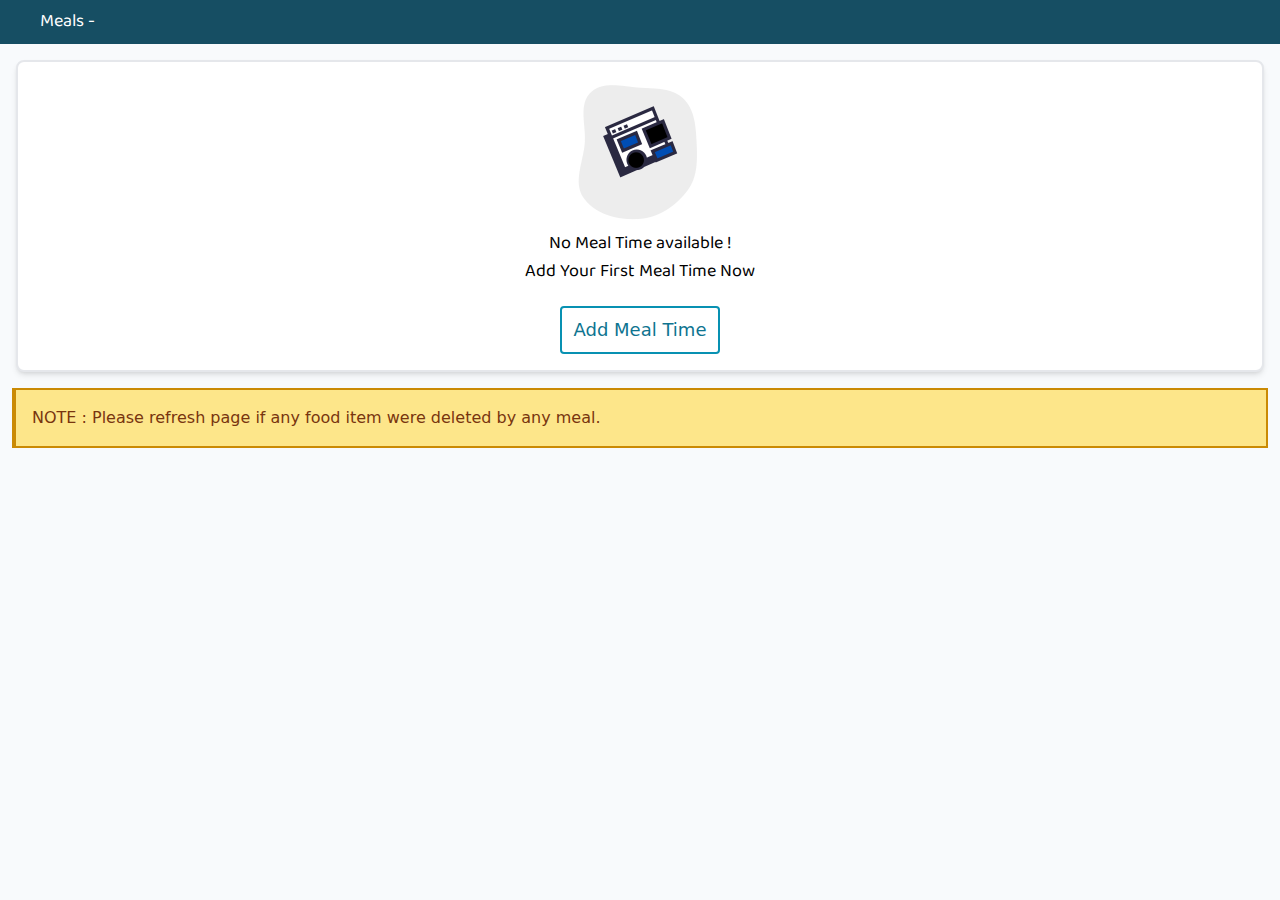
<file: meal.html>
<!DOCTYPE html>
<html lang="en">
  <head>
    <meta charset="UTF-8" />
    <meta name="viewport" content="width=device-width, initial-scale=1.0" />
    <!-- TAILWIND  -->
    <link rel="stylesheet" href="tailwind.css" />
    <!-- CUSTOM CSS  -->
    <link rel="stylesheet" href="customcss/all.css" />
    <!-- FONT AWESOME CDN  -->
    <link
      rel="stylesheet"
      href="https://cdnjs.cloudflare.com/ajax/libs/font-awesome/6.4.2/css/all.min.css"
      integrity="sha512-z3gLpd7yknf1YoNbCzqRKc4qyor8gaKU1qmn+CShxbuBusANI9QpRohGBreCFkKxLhei6S9CQXFEbbKuqLg0DA=="
      crossorigin="anonymous"
      referrerpolicy="no-referrer"
    />
    <!-- FAVICON  -->
    <link rel="icon" href="/favicon_io/favicon-32x32.png" type="image/png" />
    <link rel="shortcut icon" href="favicon.ico" />

    <title>Meals</title>
  </head>
  <style>
    .disapear{
      animation-name: animate;
      animation-duration: 1s;
      animation-iteration-count: 1;
      animation-delay: 10s;
      animation-fill-mode: forwards;
      transition-property: all;
      transition-duration: 1s;
      transition-timing-function: ease-in-out;
    }
    @keyframes animate {

     100%{
      opacity: 0;
      display: none;
     }
    }
  </style>

  <body class="bg-slate-50 unselectable">
    <!-- PRELOADER  -->
    <div id="preloader">
      <img src="./images/hasher-drinks-stickers.gif" alt="Pre-loader (My Power Diet)" >  
    </div>
    
    <!-- TOP NAVIGATION BAR START  -->
    <header class="flex bg-cyan-900 p-2 text-black items-center">
      <div>
        <i class="fa-solid fa-arrow-left  text-lg ps-2" style="color: #ffffff;" onclick="history.back()"></i>

        <a
        title="Go back to all added Material page"
          href="show_all_material.html"
          class="text-white active:text-red-600 mx-3"
          ><i class="fa-solid fa-utensils hover:text-red-600"></i
        ></a>
      </div>
      <div
        class="text-lg text-white baloobhai"
      >
        Meals -
      </div>
    </header>
    <!-- TOP NAVIGATION BAR ENDS  -->

    <main>
      <!-- NEW MEALS WERE ADDED HERE.  -->
      <section id="addmealtimehere"></section>

      <!-- SHOWS WHEN NO MEAL ITEMS WERE AVAILABLE  -->
      <section id="nomealtimetillnow">
        <div
          class="flex justify-center items-center flex-col bg-white rounded-lg border-2 text-lg m-4 text-black shadow-md"
        >
          <img src="./images/nomeal.png" alt="No Meal items available" class="w-40 h-40" />
          <h2
            class="my-2 text-center px-4 baloobhai"
          >
            No Meal Time available ! <br />
            Add Your First Meal Time Now
          </h2>
          <span
            onclick="showmealtimefillform()"
            class="py-2 h-12 px-3 mb-4 mt-3 border-2 border-cyan-600 text-cyan-700 hover:border-none hover:text-white rounded hover:bg-cyan-700 hover:text-md"
          >
            <a href="#addmealtimeformsection" title="Add New Meal Time">Add Meal Time</a>
          </span>
        </div>
      </section>

      <!-- FORM START - ADD MORE MEALS  -->
      <section id="addmoremeal" class="hidden">
        <div
          onclick="showmealtimefillform()"
          class="py-4 rounded mx-4 mt-4 font-semibold text-blue-500 border-s-4 ps-4 underline bg-white shadow-md underline-offset-2 border-cyan-600"
        >
          <a href="#addmealtimeformsection" title="Add More Meal Time">Add More Meal Time-</a>
        </div>
      </section>
      <!-- FORM END - ADD MORE MEALS  -->

      <!-- FORM START - ADD FIRST MEAL -->
      <section id="addmealtimeformsection" class="hidden">
          <div
            class="mx-3 my-3 rounded bg-white shadow-md font-semibold flex flex-col p-5"
          >
            <div class="flex justify-between">
              <label for="MealtimeName" class="py-2">Name :</label>
              <div>
                <button
                  type="submit"
                  id="addmealtimesubmit"
                  onclick="mealtimeformsubmited()"
                  class="px-4 py-2 bg-green-700 text-white hover:bg-green-900 active:bg-green-900"
                >
                  Plus
                </button>
                <button class="border-2 border-slate-400 w-10 h-10 text-lg">
                  <a onclick="closemealtimeform()" title="close Add meal form"
                    ><i class="fa-solid fa-xmark" style="color: #4f4f4f"></i
                  ></a>
                </button>
              </div>
            </div>
            <input
              type="text"
              name="MealtimeName"
              id="MealtimeName"
              class="outline-none border-b-2 border-green-400 border-solid py-2 ps-2"
            />
          </div>
      </section>
      <!-- FORM END - ADD FIRST MEALS  -->

      <!-- FORM START - EDIT MEAL ITEM IN MEAL LIST  -->
      <section
        class="w-screen h-screen absolute inset-0 justify-center items-center hidden z-50"
        style="background: #00000023"
        id="editmealtimesection"
      >
        <div class="bg-white shadow-md p-5 w-full mx-4 h-fit">
         <a onclick="closesearchform()" title="close edit meal form"> <i class="fa-solid fa-xmark float-right" style="color: #8f8f8f;"></i></a>
          <input
            type="text"
            id="searchmealitem"
            placeholder="Search"
            class="outline-none border-b-2 border-green-400 border-solid py-2 w-full ps-2"
          />
          <ul
            id="allitemlist"
            class="my-3 h-56 overflow-auto baloobhai"
          >
          </ul>
          <button
            onclick="additemlisttomeal()"
            class="py-2 px-3 w-full bg-cyan-500 rounded text-white"
          >
            Add
          </button>
        </div>
      </section>
      <!-- FORM START - EDIT MEAL ITEM IN MEAL LIST  -->

      <!-- IMPORTANT INFORMATION SECTION START  -->
      <section class="relative z-0 border-2 border-yellow-600 text-amber-900 bg-amber-200 mx-3 my-3 p-4 border-l-4 disapear">
        <a onclick="this.parentElement.classList.add('hidden')" title="Hide additional information"> <i class="fa-solid fa-xmark float-right" style="color: #8f8f8f;"></i></a>
        NOTE : Please refresh page if any food item were deleted by any meal.
      </section>
      <!-- IMPORTANT INFORMATION SECTION END  -->

    </main>
    <script>
      window.onload = ()=>{
        document.getElementById("preloader").style.display = "none";
      }
    </script>
  </body>
  <script src="./js/meal.js"></script>

</html>
</file>
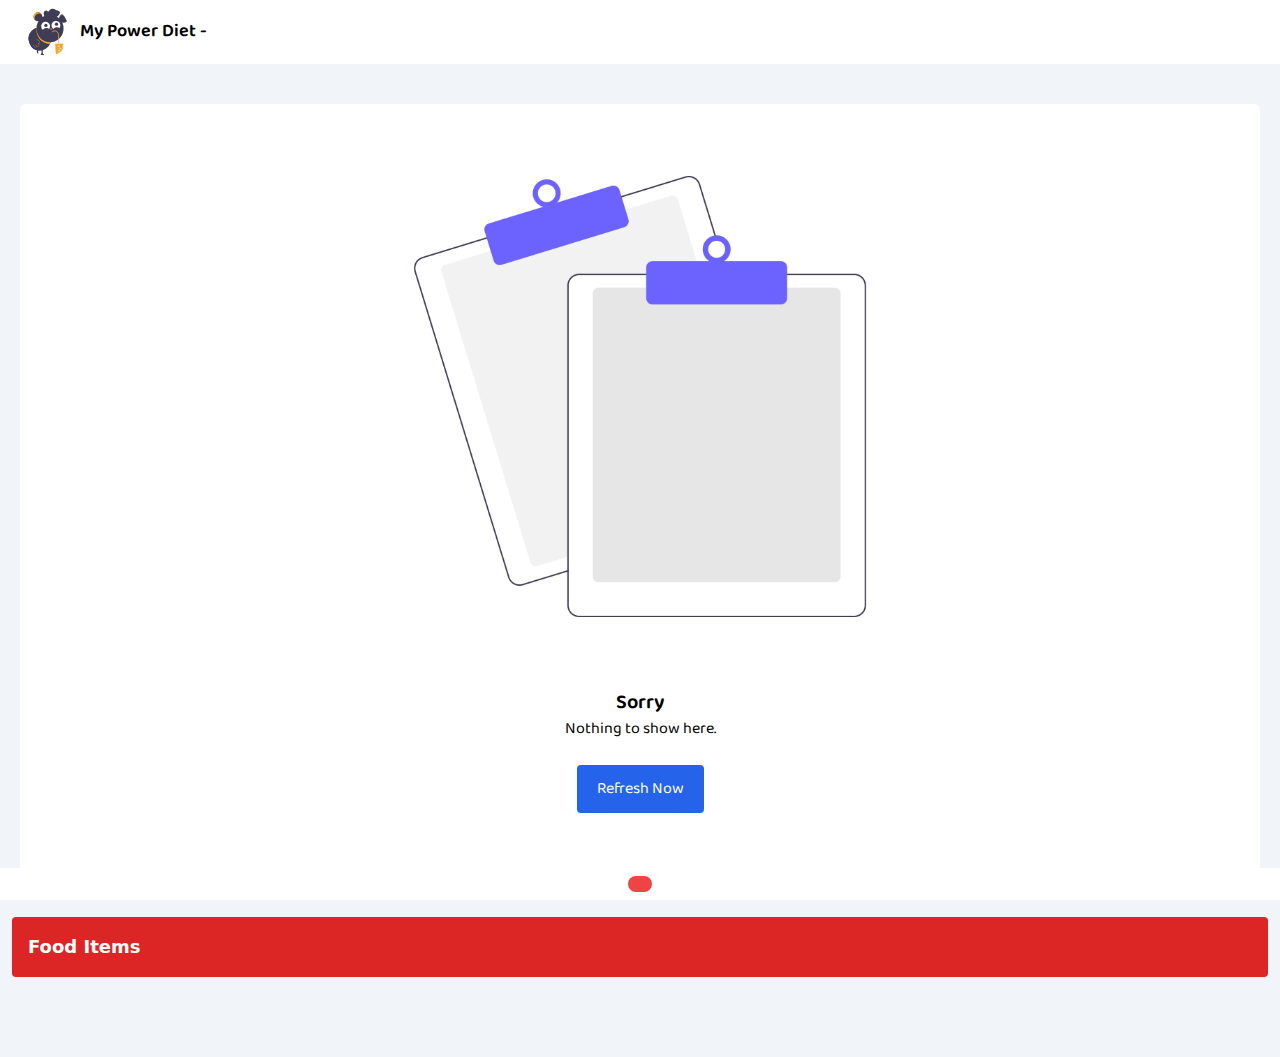
<file: show_all_material.html>
<!DOCTYPE html>
<html lang="en">
  <head>
    <meta charset="UTF-8" />
    <meta name="viewport" content="width=device-width, initial-scale=1.0" />
    <!-- TAILWIND  -->
    <link rel="stylesheet" href="tailwind.css" />
    <!-- CUSTOM CSS  -->
    <link rel="stylesheet" href="customcss/all.css" />
    <!-- FONT AWESOME CDN -->
    <link
      rel="stylesheet"
      href="https://cdnjs.cloudflare.com/ajax/libs/font-awesome/6.4.2/css/all.min.css"
      integrity="sha512-z3gLpd7yknf1YoNbCzqRKc4qyor8gaKU1qmn+CShxbuBusANI9QpRohGBreCFkKxLhei6S9CQXFEbbKuqLg0DA=="
      crossorigin="anonymous"
      referrerpolicy="no-referrer"
    />
    <!-- FAVICON  -->
    <link rel="icon" href="/favicon_io/favicon-32x32.png" type="image/png" />
    <link rel="shortcut icon" href="favicon.ico" />

    <title>Show All Materials</title>
  </head>
  <body class="bg-slate-100 unselectable" id="productform">
    <!-- PRELOADER  -->
    <div id="preloader">
      <img src="./images/hasher-drinks-stickers.gif" alt="" >
    </div>

    <!-- TOP NAVIGATION BAR START -->
    <header class="flex bg-white p-2 text-black items-center">
      <i class="fa-solid fa-arrow-left text-lg ps-2 text-black" 
      onclick="history.back()"></i>
      <div>
        <img
          src="./images/undraw_refreshing_beverage_td3r.svg"
          alt="Logo.png"
          id="logo (My Power Diet)"
          width="40px"
          height="40px"
          class="rounded-full border-slate-800 border-1 mx-3"
        />
      </div>
      <div
        class="font-semibold text-lg select-none baloobhai"
      >
        My Power Diet -
      </div>
    </header>
    <!-- TOP NAVIGATION BAR END -->

    <main>

      <!-- NOTHING ELEMENT AVAILABLE SECTION START-->
      <section
        id="nothingishere"
        class="bg-white rounded-md mx-5 my-10 pb-16 flex flex-col justify-center items-center baloobhai"
      >
        <img
          src="images/nothing.png"
          alt="No items available"
          class="w-2/4 h-2/4 m-auto py-4"
        />
        <h1 class="text-center text-xl font-semibold">Sorry</h1>
        <p class="text-center">Nothing to show here.</p>
        <button
          class="bg-blue-600 text-white text-center py-3 px-5 rounded mt-6"
          onclick="window.location.reload()"
        >
          Refresh Now
        </button>
      </section>
      <!-- NOTHING ELEMENT AVAILABLE SECTION END-->

      <!-- TOP HEADING  -->
      <h1
        class="py-4 px-4 font-semibold text-lg rounded bg-red-600 text-white mx-3 mt-4"
        id="allitemstag"
      >
        Food Items
      </h1>

      <!-- ********** ALL ITEMS WERE ADDED HERE.***********  -->
      <div id="additemshere" class="mb-20"></div>

    </main>

    <!-- MAIN NAVIGATION BAR START  -->
    <footer
    class="flex justify-evenly select-none w-full bg-white items-center py-2 text-xl fixed bottom-0"
  >
    <div>
      <a href="index.html" class="text-black active:text-red-600"
        ><i class="fa-solid fa-house hover:text-red-600"></i
      ></a>
    </div>
    <div>
      <a href="show_all_material.html" class="text-black active:text-red-600"
        ><i class="fa-solid fa-utensils text-red-600"></i
      ></a>
    </div>
    <div class="rounded-full px-3 py-2 bg-red-500">
      <a href="addMaterial.html" ><i class="fa-solid fa-plus fa-bounce" style="color: #ffffff"></i
      ></a>
    </div>
    <div>
      <a href="result.html" class="text-black active:text-red-600"
        ><i class="fa-solid fa-upload hover:text-red-600"></i
      ></a>
    </div>
    <div>
      <a href="" class="text-black active:text-red-600"
        ><i class="fa-solid fa-question hover:text-red-600"></i
      ></a>
    </div>
  </footer>
    <!-- MAIN NAVIGATION BAR END  -->

    <!-- SCRIPT FOR PRELOADER  -->
  <script>
    window.onload = ()=>{
      document.getElementById("preloader").style.display = "none";
    }
  </script>
  </body>
  <script src="js/show_all_material.js"></script>
</html>
</file>
<file: customcss/all.css>
@import url('https://fonts.googleapis.com/css2?family=Baloo+Bhai+2&display=swap');

#preloader {
  width: 100%;
  height: 100%;
  position: fixed;
  top: 0;
  left: 0;
  background-color: white;
  display: flex;
  justify-content: center;
  align-items: center;
  z-index: 999;
  overflow: hidden;
}
.unselectable {
  -webkit-touch-callout: none;
  -webkit-user-select: none;
  -khtml-user-select: none;
  -moz-user-select: none;
  -ms-user-select: none;
  user-select: none;
}
.baloobhai {
  font-family: "Baloo Bhai 2", sans-serif;
}
</file>
<file: customcss/dropdown.css>
/*the container must be positioned relative:*/
.custom-select {
    position: relative;
    font-family: Arial;
  }
  
  .custom-select select {
    display: none; /*hide original SELECT element:*/
  }
  
  .select-selected {
    background-color: rgb(255, 255, 255);
  }
  
  /*style the arrow inside the select element:*/
  .select-selected:after {
    position: absolute;
    content: "";
    top: 14px;
    right: 10px;
    width: 0;
    height: 0;
    border: 6px solid transparent;
    border-color: #232020 transparent transparent transparent;
  }
  
  /*point the arrow upwards when the select box is open (active):*/
  .select-selected.select-arrow-active:after {
    border-color: transparent transparent #fff transparent;
    top: 7px;
  }
  
  /*style the items (options), including the selected item:*/
  .select-items div,.select-selected {
    color: #000000;
    padding: calc(0.5rem - 3px) 2px ;
    border: 3px solid transparent;
    border-color: transparent transparent rgba(72, 69, 218, 0.1) transparent;
    cursor: pointer;
    user-select: none;
  }
  
  /*style items (options):*/
  .select-items {
    position: absolute;
    background-color: rgb(255, 255, 255);
    top: 100%;
    left: 0;
    right: 0;
    z-index: 99;
  }
  
  /*hide the items when the select box is closed:*/
  .select-hide {
    display: none;
  }
  
  .select-items div:hover, .same-as-selected {
    background-color: rgba(255, 228, 228, 0.324);
  }
</file>
